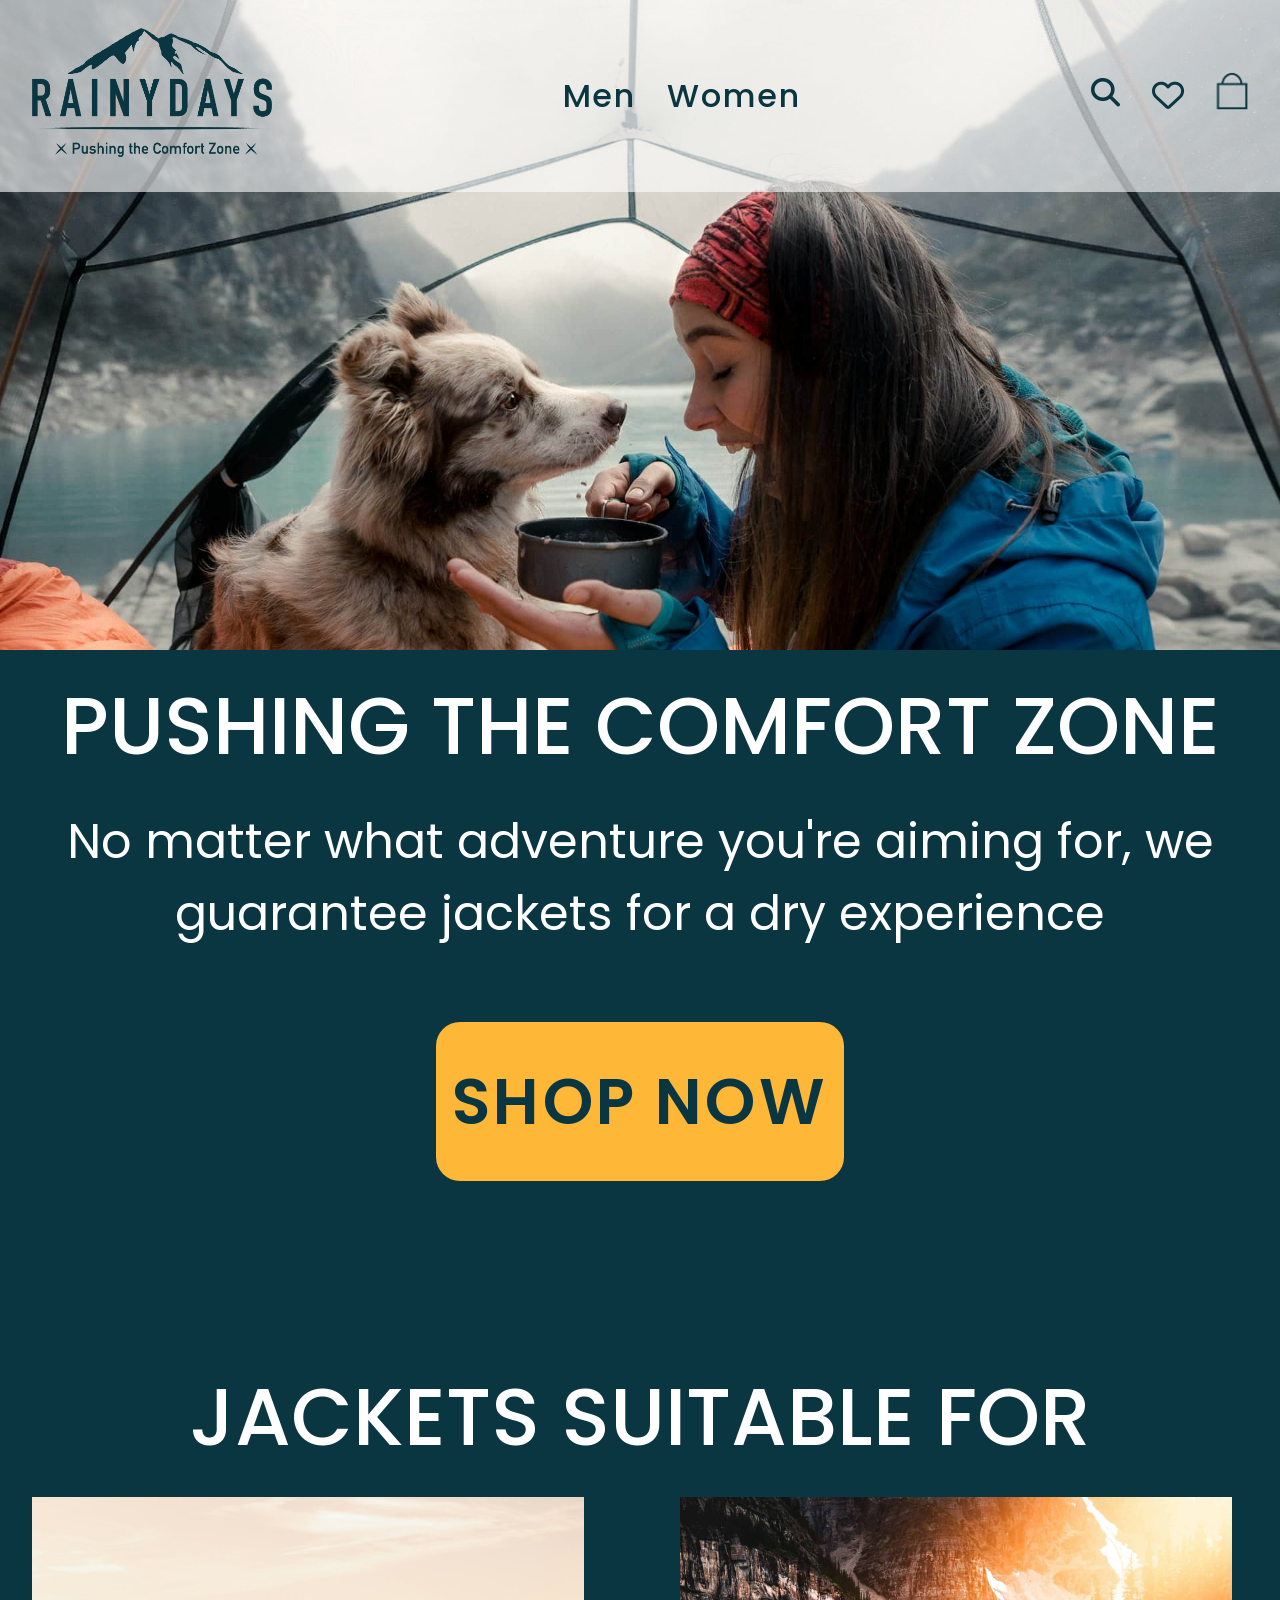
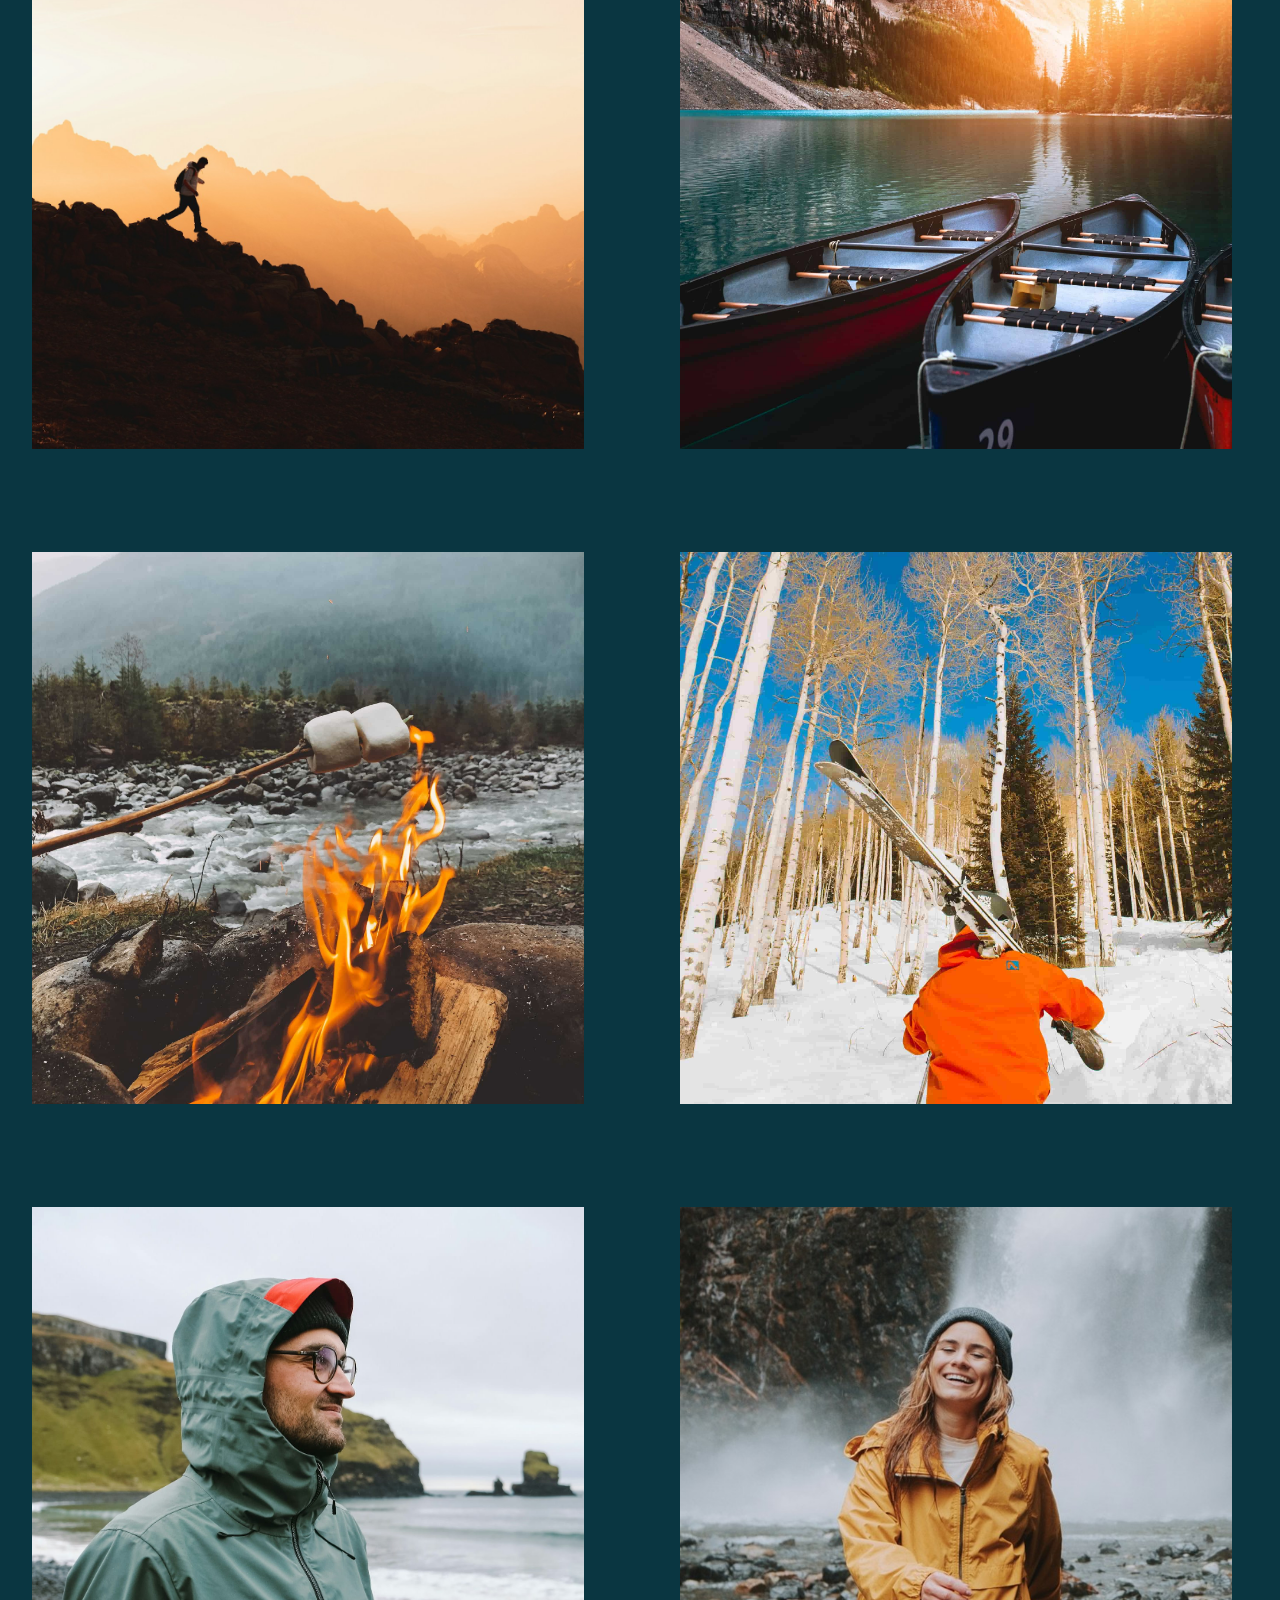
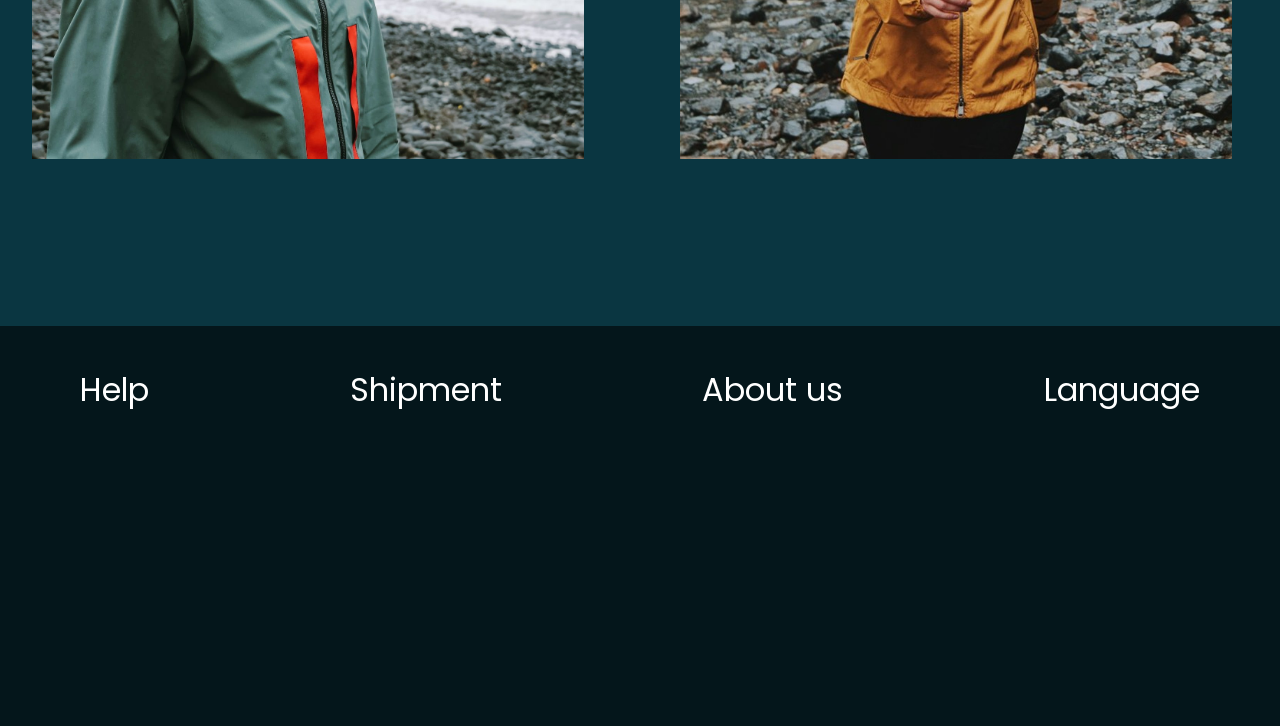
<file: index.html>
<!DOCTYPE html>
<html lang="en">
  <head>
    <meta charset="UTF-8" />
    <meta name="viewport" content="width=device-width, initial-scale=1.0" />
    <meta
      name="description"
      content="No matter what adventure you're aiming for, Rainy Days guarantees a dry experience with our waterproof jackets."
    />
    <title>Rainy Days | Home</title>
    <link rel="stylesheet" href="styles.css" />
    <link
      rel="stylesheet"
      href="https://cdnjs.cloudflare.com/ajax/libs/font-awesome/6.5.0/css/all.min.css"
    />
  </head>
  <body>
    <header>
      <div class="background-image"></div>
      <nav class="navigation">
        <a href="index.html"
          ><img
            src="images/rainy-days-logo.png"
            alt="rainy-days-logo"
            class="logo"
        /></a>
        <div class="genders">
          <a href="men.html" class="men">Men</a>
          <a href="women.html" class="women">Women</a>
        </div>
        <div class="navicons">
          <div class="searchfunction">
            <input type="checkbox" id="checkboxsearch" />
            <input type="search" id="searchbox" />
            <label for="checkboxsearch" class="searchicon"
              ><i class="fa-solid fa-magnifying-glass"></i
            ></label>
          </div>
          <a href="favourites.html" class="heart" title="favourites">
            <i class="fa-regular fa-heart"></i>
          </a>
          <a href="cart.html">
            <img
              src="images/shopping-cart.svg"
              alt="Shopping cart"
              class="cart"
            />
          </a>
        </div>
      </nav>
    </header>
    <main>
      <h1>PUSHING THE COMFORT ZONE</h1>
      <h2>
        No matter what adventure you're aiming for, we guarantee jackets for a
        dry experience
      </h2>
      <a href="#index-gender" class="scroll-button">SHOP NOW</a>
      <h1>JACKETS SUITABLE FOR</h1>
      <div class="activity-images">
        <div class="img-overlay">
          <img
            src="images/hiking.jpg"
            alt="Buy jackets suitable for hiking"
            title="Hiking"
            id="hiking"
          />
          <div class="overlay">
            <p class="jackets-for">Hiking</p>
            <a href="men.html" class="gender-button">Men</a>
            <a href="women.html" class="gender-button">Women</a>
          </div>
        </div>
        <div class="img-overlay">
          <img
            src="images/canoeing.jpg"
            alt="Buy jackets suitable for canoeing"
            title="Canoeing"
            id="canoeing"
          />
          <div class="overlay">
            <p class="jackets-for">Canoeing</p>
            <a href="men.html" class="gender-button">Men</a>
            <a href="women.html" class="gender-button">Women</a>
          </div>
        </div>
        <div class="img-overlay">
          <img
            src="images/camping.jpg"
            alt="Buy jackets suitable for camping"
            title="Camping"
            id="camping"
          />
          <div class="overlay">
            <p class="jackets-for">Camping</p>
            <a href="men.html" class="gender-button">Men</a>
            <a href="women.html" class="gender-button">Women</a>
          </div>
        </div>
        <div class="img-overlay">
          <img
            src="images/skiing.jpg"
            alt="Buy jackets suitable for skiing"
            title="Skiing"
            id="skiing"
          />
          <div class="overlay">
            <p class="jackets-for">Skiing</p>
            <a href="men.html" class="gender-button">Men</a>
            <a href="women.html" class="gender-button">Women</a>
          </div>
        </div>
        <div class="img-overlay">
          <img
            src="images/men.jpg"
            alt="Buy jackets for men"
            title="Men's jackets"
            id="men"
          />
          <div class="overlay" id="index-gender">
            <p class="jackets-for-gender">Men</p>
            <a href="men.html" class="shop-button-smaller">SHOP NOW</a>
          </div>
        </div>
        <div class="img-overlay">
          <img
            src="images/women.jpg"
            alt="Buy jackets for women"
            title="Women's jackets"
            id="women"
          />
          <div class="overlay">
            <p class="jackets-for-gender">Women</p>
            <a href="women.html" class="shop-button-smaller">SHOP NOW</a>
          </div>
        </div>
      </div>
    </main>
    <footer>
      <section class="footer-nav">
        <a href="help.html" class="footer-links">Help</a>
        <a href="shipment.html" class="footer-links">Shipment</a>
        <a href="about-us.html" class="footer-links">About us</a>
        <a href="language.html" class="footer-links">Language</a>
      </section>
    </footer>
  </body>
</html>
</file>
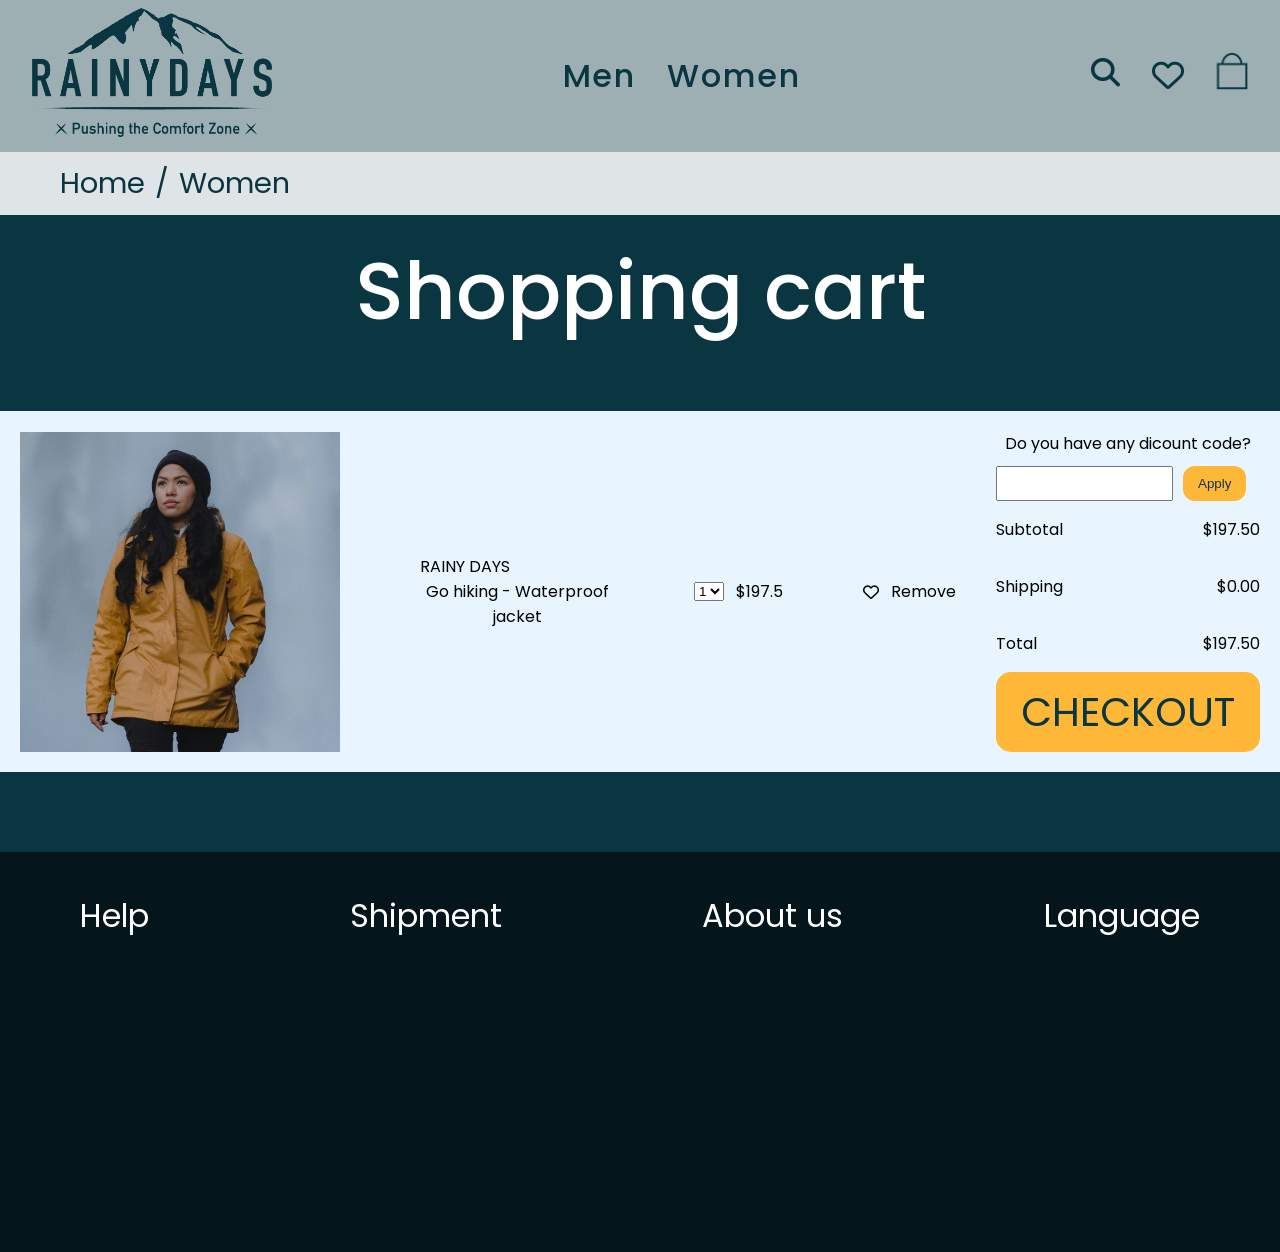
<file: cart.html>
<!DOCTYPE html>
<html lang="en">
  <head>
    <meta charset="UTF-8" />
    <meta name="viewport" content="width=device-width initial-scale=1.0" />
    <meta name="description" content="Your jacket is added to cart." />
    <title>Rainy Days | Cart</title>
    <link rel="stylesheet" href="styles.css" />
    <link
      rel="stylesheet"
      href="https://cdnjs.cloudflare.com/ajax/libs/font-awesome/6.5.0/css/all.min.css"
    />
  </head>
  <body>
    <header>
      <nav class="navigation-rest">
        <a href="index.html"
          ><img
            src="images/rainy-days-logo.png"
            alt="rainy-days-logo"
            class="logo"
        /></a>
        <div class="genders">
          <a href="men.html" class="men">Men</a>
          <a href="women.html" class="women">Women</a>
        </div>
        <div class="navicons">
          <div class="searchfunction">
            <input type="checkbox" id="checkboxsearch" />
            <input type="search" id="searchbox" />
            <label for="checkboxsearch" class="searchicon"
              ><i class="fa-solid fa-magnifying-glass"></i
            ></label>
          </div>
          <a href="favourites.html" class="heart" title="favourites">
            <i class="fa-regular fa-heart"></i>
          </a>
          <a href="cart.html">
            <img
              src="images/shopping-cart.svg"
              alt="Shopping cart"
              class="cart"
            />
          </a>
        </div>
      </nav>
      <div class="breadcrumbs">
        <a href="index.html">Home</a>
        <span>/</span>
        <a href="women.html">Women</a>
      </div>
    </header>
    <main>
      <h1 class="header-cart">Shopping cart</h1>
      <div class="whole-cart">
        <div class="cart-product">
          <img
            src="images/yellow-hiking.jpg"
            alt="waterproof-jacket"
            class="cart-image"
          />
          <div class="cart-text">
            <p>RAINY DAYS</p>
            <p>Go hiking - Waterproof jacket</p>
          </div>
          <div class="number-price">
            <select name="number" id="number">
              <option value="1">1</option>
              <option value="2">2</option>
              <option value="3">3</option>
              <option value="4">4</option>
              <option value="5">5</option>
            </select>
            <p>$197.5</p>
          </div>
          <div class="favourite-remove">
            <i class="fa-regular fa-heart"></i>
            <p>Remove</p>
          </div>
        </div>
        <div class="move-to-checkout">
          <div class="discount-container">
            <label for="discount-code">Do you have any dicount code?</label>
            <div class="disc">
              <input type="text" name="discount-code" id="discount-code" />
              <button class="apply-button">Apply</button>
            </div>
          </div>
          <div class="subtotal">
            <p>Subtotal</p>
            <p>$197.50</p>
          </div>
          <div class="shipping">
            <p>Shipping</p>
            <p>$0.00</p>
          </div>
          <div class="total">
            <p>Total</p>
            <p>$197.50</p>
          </div>
          <a href="checkout.html" class="button-checkout">CHECKOUT</a>
        </div>
      </div>
    </main>
    <footer>
      <section class="footer-nav">
        <a href="help.html" class="footer-links">Help</a>
        <a href="shipment.html" class="footer-links">Shipment</a>
        <a href="about-us.html" class="footer-links">About us</a>
        <a href="language.html" class="footer-links">Language</a>
      </section>
    </footer>
  </body>
</html>
</file>
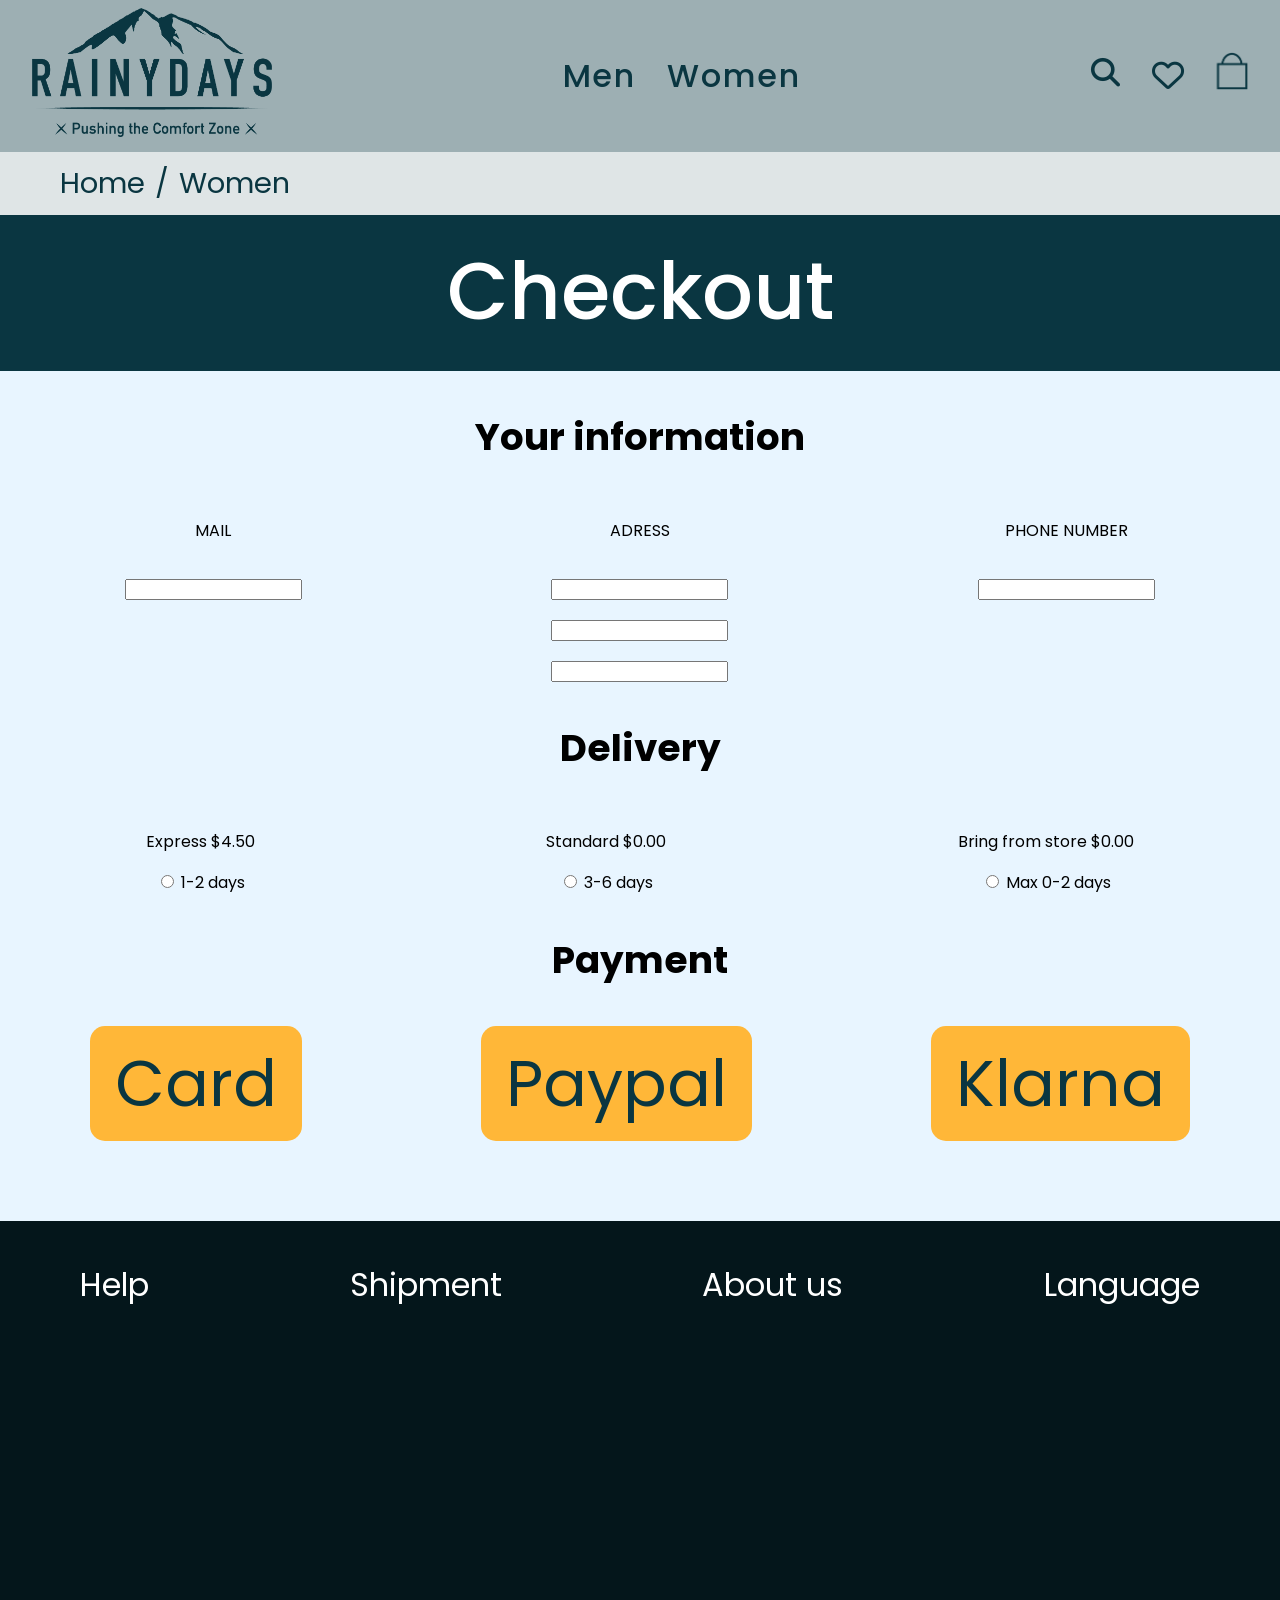
<file: checkout.html>
<!DOCTYPE html>
<html lang="en">
  <head>
    <meta charset="UTF-8" />
    <meta name="viewport" content="width=device-width, initial-scale=1.0" />
    <meta
      name="description"
      content="Almost there. Please fill in your information."
    />
    <title>Rainy Days | Checkout</title>
    <link rel="stylesheet" href="styles.css" />
    <link
      rel="stylesheet"
      href="https://cdnjs.cloudflare.com/ajax/libs/font-awesome/6.5.0/css/all.min.css"
    />
  </head>
  <body>
    <header>
      <nav class="navigation-rest">
        <a href="index.html"
          ><img
            src="images/rainy-days-logo.png"
            alt="rainy-days-logo"
            class="logo"
        /></a>
        <div class="genders">
          <a href="men.html" class="men">Men</a>
          <a href="women.html" class="women">Women</a>
        </div>
        <div class="navicons">
          <div class="searchfunction">
            <input type="checkbox" id="checkboxsearch" />
            <input type="search" id="searchbox" />
            <label for="checkboxsearch" class="searchicon"
              ><i class="fa-solid fa-magnifying-glass"></i
            ></label>
          </div>
          <a href="favourites.html" class="heart" title="favourites">
            <i class="fa-regular fa-heart"></i>
          </a>
          <a href="cart.html">
            <img
              src="images/shopping-cart.svg"
              alt="Shopping cart"
              class="cart"
            />
          </a>
        </div>
      </nav>
      <div class="breadcrumbs">
        <a href="index.html">Home</a>
        <span>/</span>
        <a href="women.html">Women</a>
      </div>
    </header>
    <main>
      <h1>Checkout</h1>
      <div class="checkout-main">
        <div class="checkout-header">
          <h3>Your information</h3>
        </div>
        <div class="your-information">
          <div class="email-information">
            <p>MAIL</p>
            <input type="email" name="email" id="your-info-box" />
          </div>
          <div class="adress-information">
            <p>ADRESS</p>
            <input type="text" name="your-full-name" id="your-info-box" />
            <input type="text" name="street-adress" id="your-info-box" />
            <input type="text" name="city" id="your-info-box" />
          </div>
          <div class="phone-number-information">
            <p>PHONE NUMBER</p>
            <input type="tel" name="phone" id="your-info-box" />
          </div>
        </div>
        <div class="checkout-header">
          <h3>Delivery</h3>
        </div>
        <div class="delivery-container">
          <div class="express-container">
            <p>Express $4.50</p>
            <input
              type="radio"
              name="delivery"
              value="1-2"
              id="delivery-express"
            />
            <label for="delivery-express">1-2 days</label>
          </div>
          <div class="standard-container">
            <p>Standard $0.00</p>
            <input
              type="radio"
              name="delivery"
              value="3-6"
              id="delivery-standard"
            />
            <label for="delivery-express">3-6 days</label>
          </div>
          <div class="from-store-container">
            <p>Bring from store $0.00</p>
            <input
              type="radio"
              name="delivery"
              value="0-2"
              id="delivery-from-store"
            />
            <label for="delivery-from-store">Max 0-2 days</label>
          </div>
        </div>
        <div class="checkout-header">
          <h3>Payment</h3>
        </div>
        <div class="payment-container">
          <a href="order-details.html" class="pay-button">Card</a>
          <a href="order-details.html" class="pay-button">Paypal</a>
          <a href="order-details.html" class="pay-button">Klarna</a>
        </div>
      </div>
    </main>
    <footer>
      <section class="footer-nav">
        <a href="help.html" class="footer-links">Help</a>
        <a href="shipment.html" class="footer-links">Shipment</a>
        <a href="about-us.html" class="footer-links">About us</a>
        <a href="language.html" class="footer-links">Language</a>
      </section>
    </footer>
  </body>
</html>
</file>
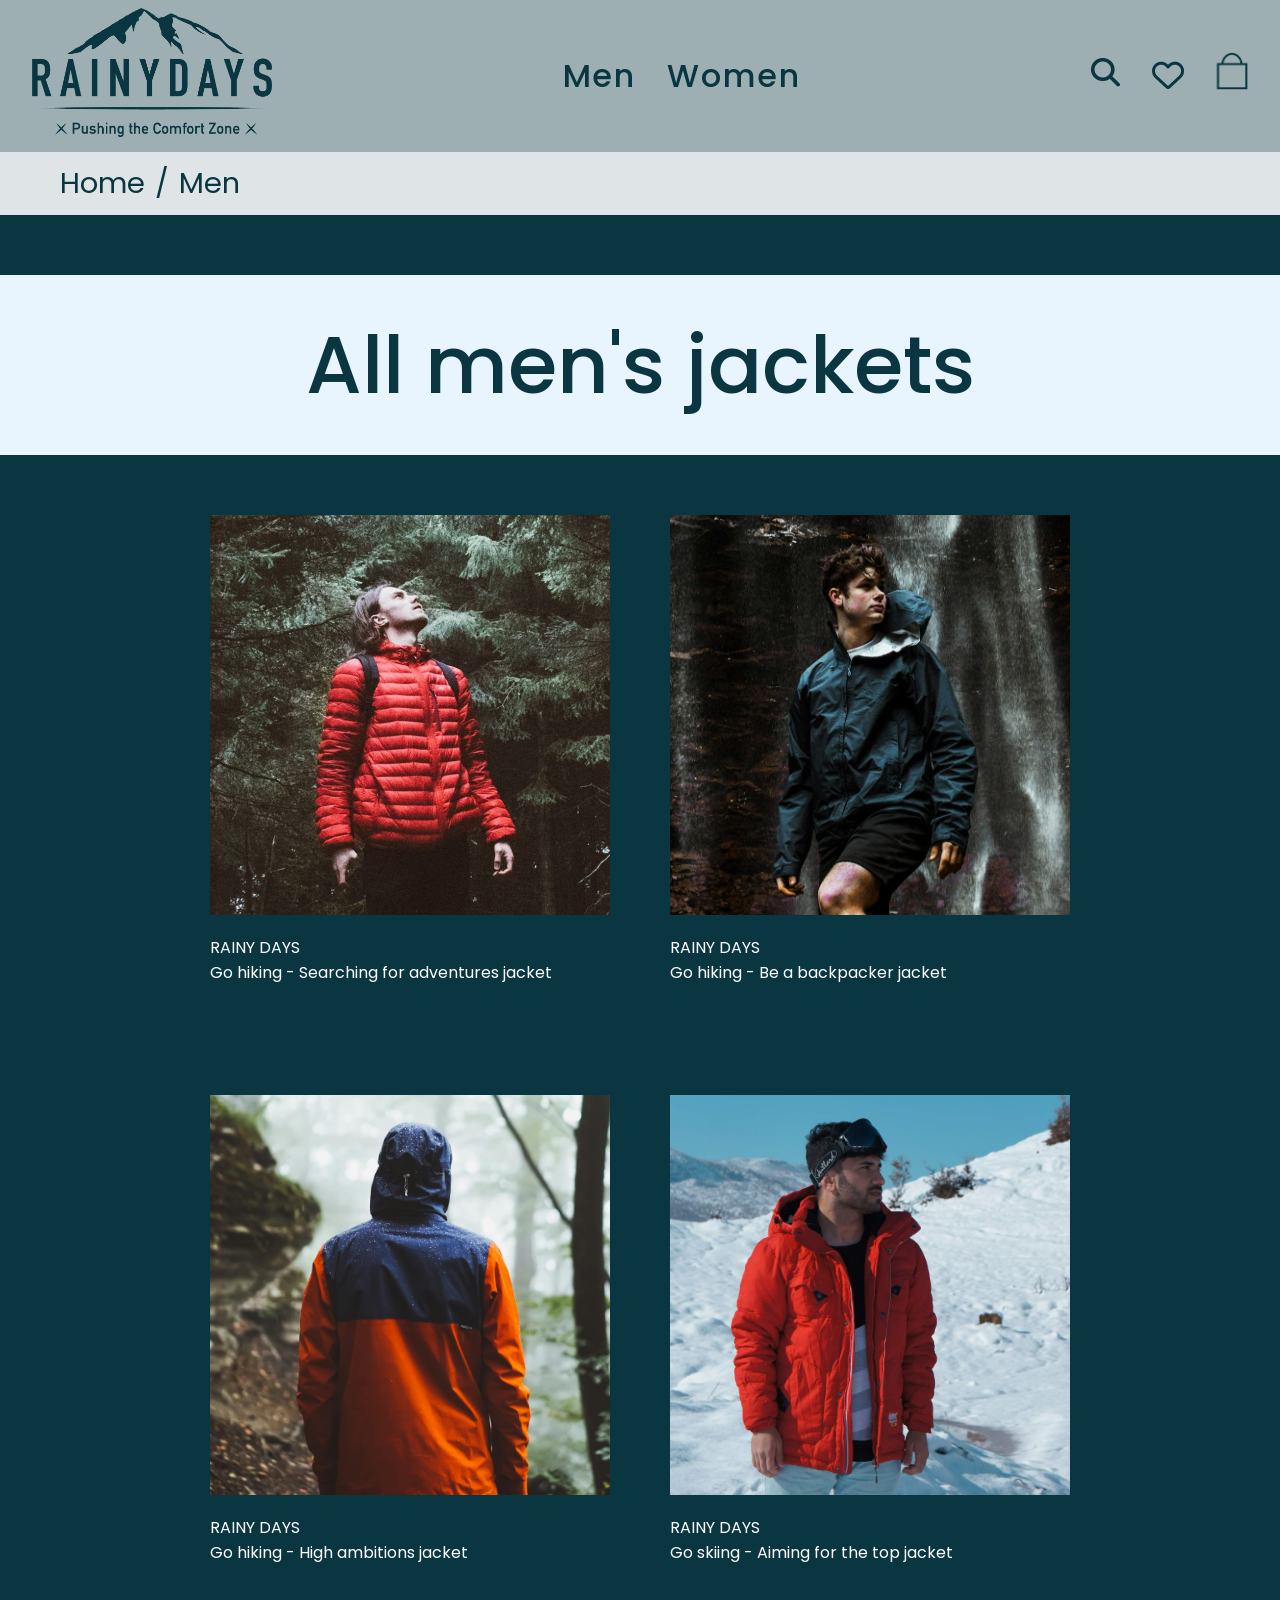
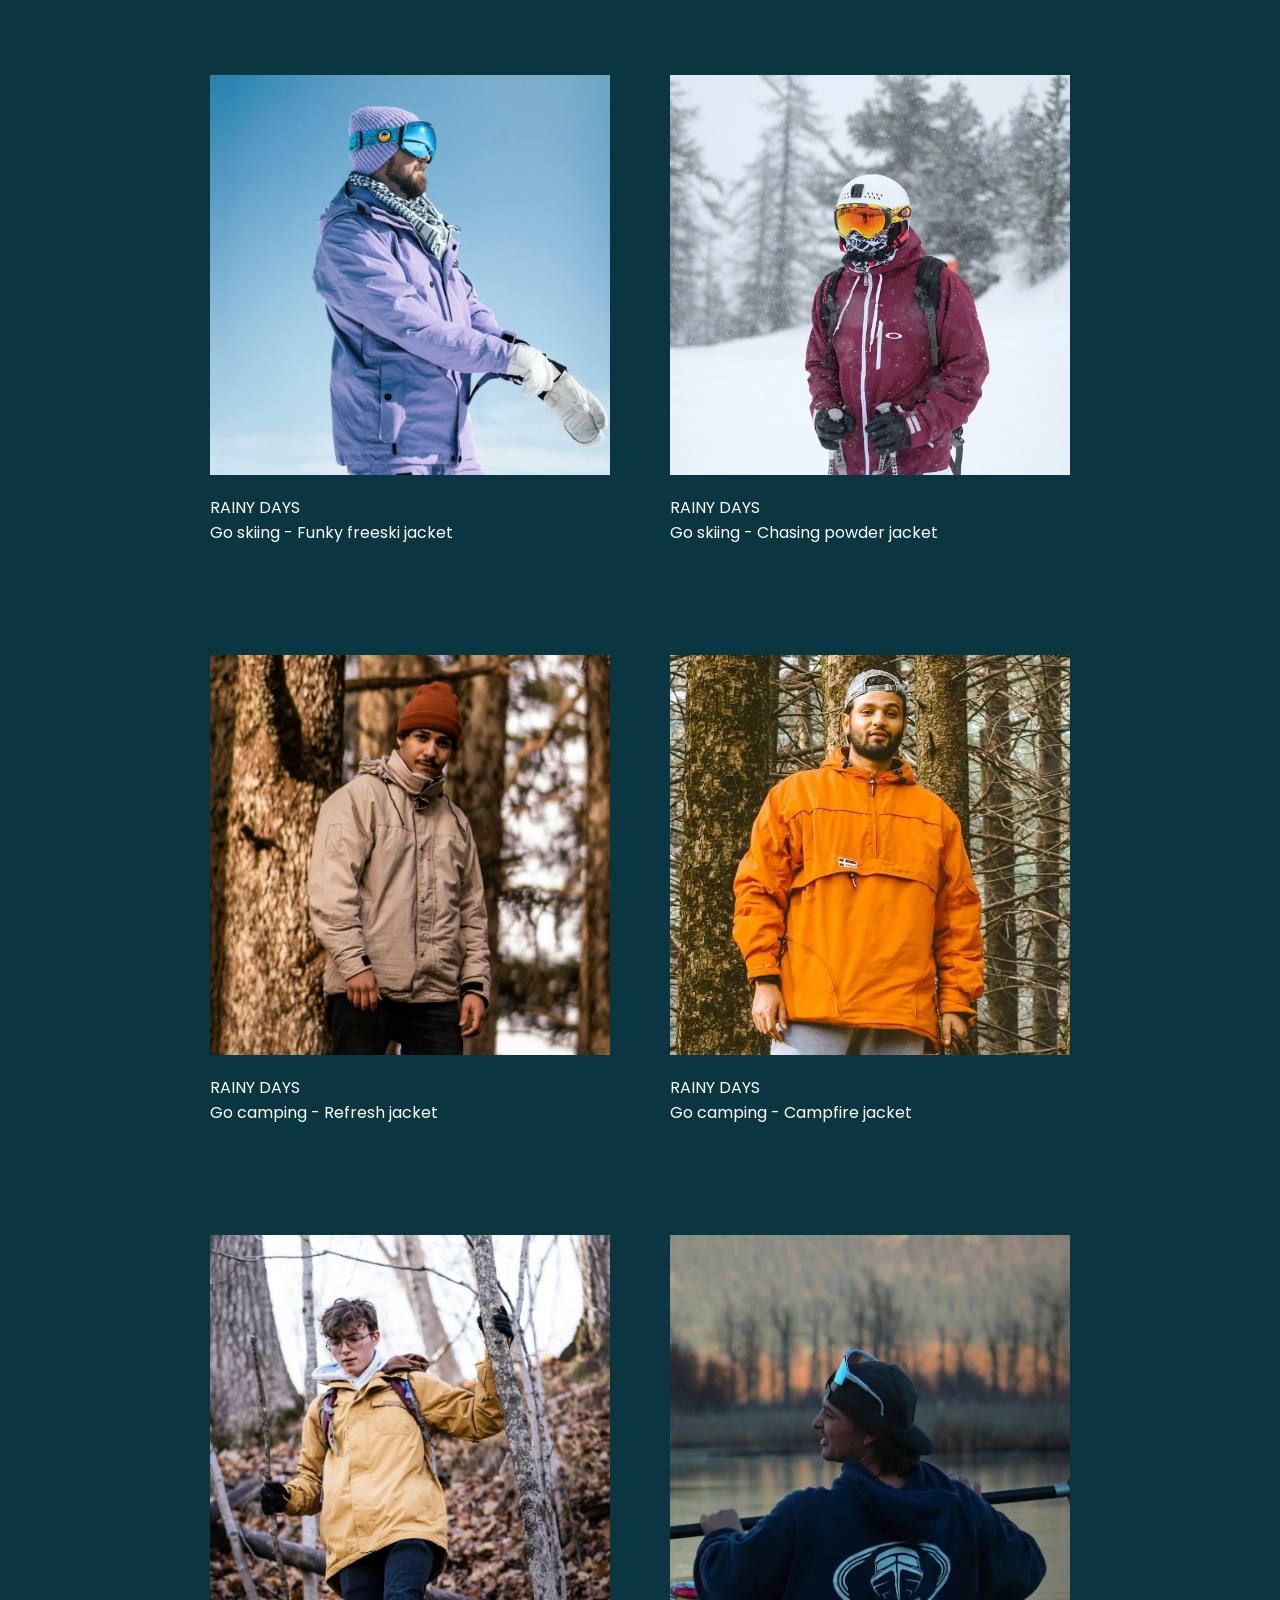
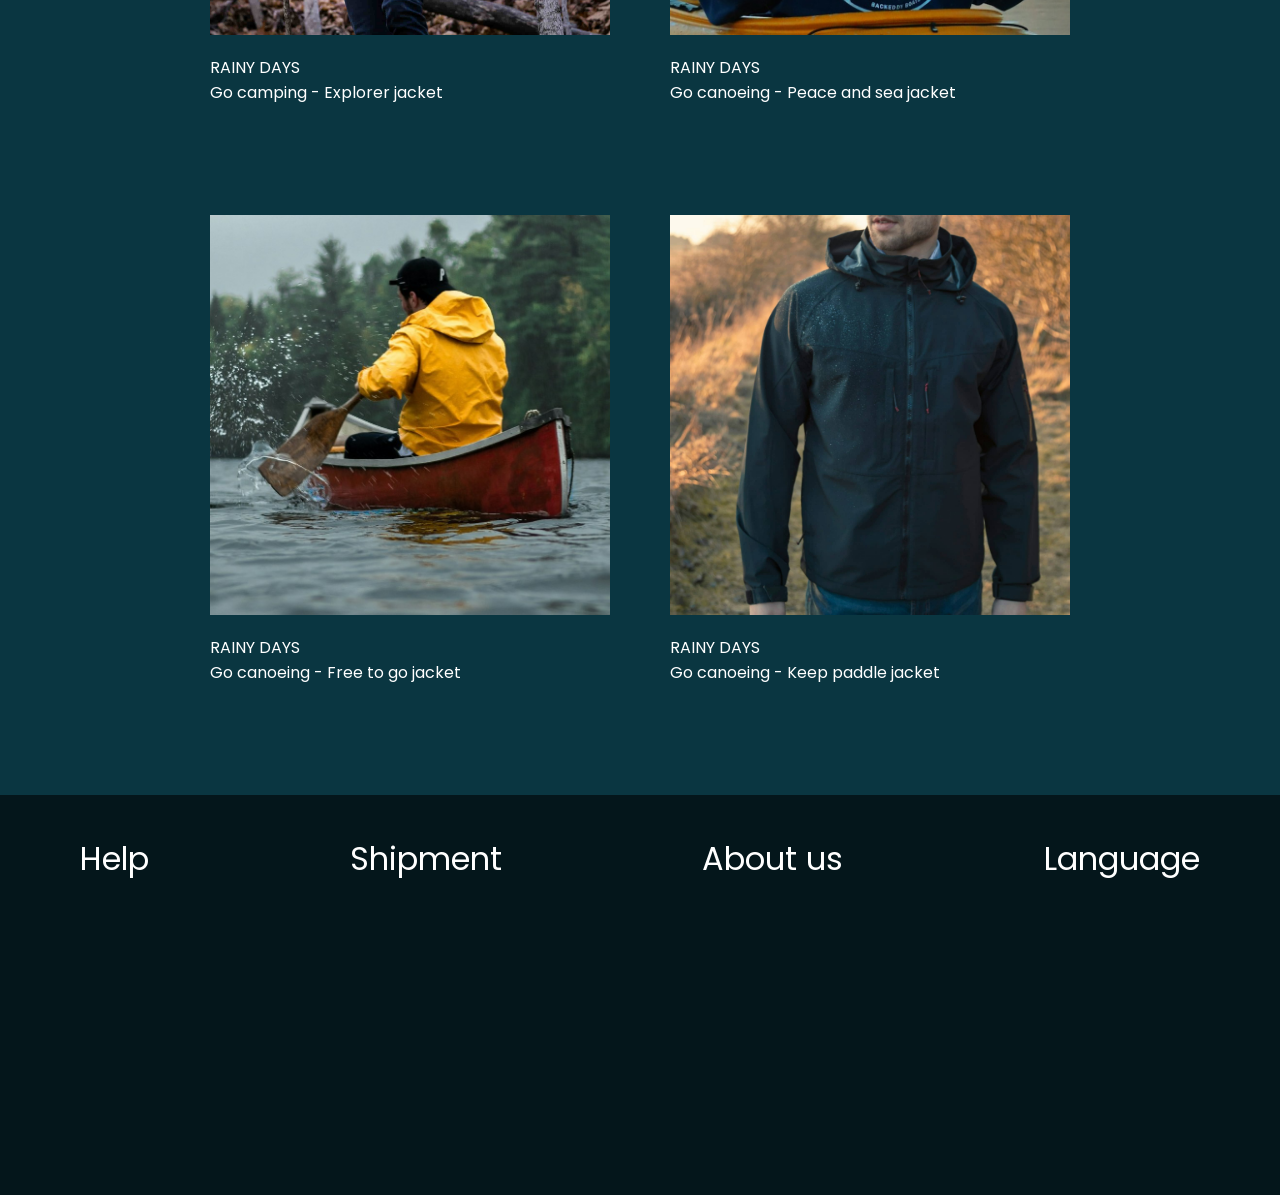
<file: men.html>
<!DOCTYPE html>
<html lang="en">
  <head>
    <meta charset="UTF-8" />
    <meta name="viewport" content="width=device-width initial-scale=1.0" />
    <meta
      name="description"
      content="We have plenty of jackets for men, no matter adventure, style and preference."
    />
    <title>Rainy Days | Men</title>
    <link rel="stylesheet" href="styles.css" />
    <link
      rel="stylesheet"
      href="https://cdnjs.cloudflare.com/ajax/libs/font-awesome/6.5.0/css/all.min.css"
    />
  </head>
  <body>
    <header>
      <nav class="navigation-rest">
        <a href="index.html"
          ><img
            src="images/rainy-days-logo.png"
            alt="rainy-days-logo"
            class="logo"
        /></a>
        <div class="genders">
          <a href="men.html" class="men">Men</a>
          <a href="women.html" class="women">Women</a>
        </div>
        <div class="navicons">
          <div class="searchfunction">
            <input type="checkbox" id="checkboxsearch" />
            <input type="search" id="searchbox" />
            <label for="checkboxsearch" class="searchicon"
              ><i class="fa-solid fa-magnifying-glass"></i
            ></label>
          </div>
          <a href="favourites.html" class="heart" title="favourites">
            <i class="fa-regular fa-heart"></i>
          </a>
          <a href="cart.html">
            <img
              src="images/shopping-cart.svg"
              alt="Shopping cart"
              class="cart"
            />
          </a>
        </div>
      </nav>
      <div class="breadcrumbs">
        <a href="index.html">Home</a>
        <span>/</span>
        <a href="men.html">Men</a>
      </div>
    </header>
    <main>
      <h1 class="banner">All men's jackets</h1>
      <div class="product-pictures">
        <div class="product-card">
          <div class="picture-layer">
            <img
              src="images/go-hiking-sea.jpg"
              alt="Go hiking - searching adventures jacket"
              title="Searching Adventures"
              id="hike-red"
            />
            <div class="layer">
              <p id="price">197.5</p>
              <a href="under-construction.html" class="view-button">VIEW</a>
            </div>
          </div>
          <div class="product-text">
            <p>RAINY DAYS</p>
            <p>Go hiking - Searching for adventures jacket</p>
          </div>
        </div>
        <div class="product-card">
          <div class="picture-layer">
            <img
              src="images/black-hiking.jpg"
              alt="Go hiking - Be a backpacker jacket"
              title="Be a backpacker"
              id="hike-black"
            />
            <div class="layer">
              <p id="price">197.5</p>
              <a href="under-construction.html" class="view-button">VIEW</a>
            </div>
          </div>
          <div class="product-text">
            <p>RAINY DAYS</p>
            <p>Go hiking - Be a backpacker jacket</p>
          </div>
        </div>
        <div class="product-card">
          <div class="picture-layer">
            <img
              src="images/hiking-orange.jpg"
              alt="Go hiking - High ambitions jacket"
              title="High ambitions"
              id="hike-orange"
            />
            <div class="layer">
              <p id="price">197.5</p>
              <a href="under-construction.html" class="view-button">VIEW</a>
            </div>
          </div>
          <div class="product-text">
            <p>RAINY DAYS</p>
            <p>Go hiking - High ambitions jacket</p>
          </div>
        </div>
        <div class="product-card">
          <div class="picture-layer">
            <img
              src="images/skiing-red.jpg"
              alt="Go skiing - Aiming for the top jacket"
              title="Aiming for the top"
              id="ski-red"
            />
            <div class="layer">
              <p id="price">197.5</p>
              <a href="under-construction.html" class="view-button">VIEW</a>
            </div>
          </div>
          <div class="product-text">
            <p>RAINY DAYS</p>
            <p>Go skiing - Aiming for the top jacket</p>
          </div>
        </div>
        <div class="product-card">
          <div class="picture-layer">
            <img
              src="images/skiing-violet.jpg"
              alt="Go skiing - Funky freeski jacket"
              title="Funky freeski"
              id="ski-violet"
            />
            <div class="layer">
              <p id="price">197.5</p>
              <a href="under-construction.html" class="view-button">VIEW</a>
            </div>
          </div>
          <div class="product-text">
            <p>RAINY DAYS</p>
            <p>Go skiing - Funky freeski jacket</p>
          </div>
        </div>
        <div class="product-card">
          <div class="picture-layer">
            <img
              src="images/skiing-burgundur.jpg"
              alt="Go skiing - Chasing powder jacket"
              title="Chasing powder"
              id="ski-burgundur"
            />
            <div class="layer">
              <p id="price">197.5</p>
              <a href="under-construction.html" class="view-button">VIEW</a>
            </div>
          </div>
          <div class="product-text">
            <p>RAINY DAYS</p>
            <p>Go skiing - Chasing powder jacket</p>
          </div>
        </div>
        <div class="product-card">
          <div class="picture-layer">
            <img
              src="images/camping-beige.jpg"
              alt="Go camping - Refresh jacket"
              title="Refresh"
              id="camp-beige"
            />
            <div class="layer">
              <p id="price">197.5</p>
              <a href="under-construction.html" class="view-button">VIEW</a>
            </div>
          </div>
          <div class="product-text">
            <p>RAINY DAYS</p>
            <p>Go camping - Refresh jacket</p>
          </div>
        </div>
        <div class="product-card">
          <div class="picture-layer">
            <img
              src="images/camping-orange.jpg"
              alt="Go camping - Campfire jacket"
              title="Campfire"
              id="camp-orange"
            />
            <div class="layer">
              <p id="price">197.5</p>
              <a href="under-construction.html" class="view-button">VIEW</a>
            </div>
          </div>
          <div class="product-text">
            <p>RAINY DAYS</p>
            <p>Go camping - Campfire jacket</p>
          </div>
        </div>
        <div class="product-card">
          <div class="picture-layer">
            <img
              src="images/camping-yellow.jpg"
              alt="Go camping - Explorer jacket"
              title="Explorer"
              id="camp-yellow"
            />
            <div class="layer">
              <p id="price">197.5</p>
              <a href="under-construction.html" class="view-button">VIEW</a>
            </div>
          </div>
          <div class="product-text">
            <p>RAINY DAYS</p>
            <p>Go camping - Explorer jacket</p>
          </div>
        </div>
        <div class="product-card">
          <div class="picture-layer">
            <img
              src="images/canoeing-blue.jpg"
              alt="Go canoeing - Peace and sea jacket"
              title="Peace and sea"
              id="canoe-blue"
            />
            <div class="layer">
              <p id="price">197.5</p>
              <a href="under-construction.html" class="view-button">VIEW</a>
            </div>
          </div>
          <div class="product-text">
            <p>RAINY DAYS</p>
            <p>Go canoeing - Peace and sea jacket</p>
          </div>
        </div>
        <div class="product-card">
          <div class="picture-layer">
            <img
              src="images/canoeing-yellow.jpg"
              alt="Go canoeing - Free to go jacket"
              title="Free to go"
              id="canoe-yellow"
            />
            <div class="layer">
              <p id="price">197.5</p>
              <a href="under-construction.html" class="view-button">VIEW</a>
            </div>
          </div>
          <div class="product-text">
            <p>RAINY DAYS</p>
            <p>Go canoeing - Free to go jacket</p>
          </div>
        </div>
        <div class="product-card">
          <div class="picture-layer">
            <img
              src="images/canoeing-black.jpg"
              alt="Go canoeing - Keep paddle jacket"
              title="Keep paddle"
              id="canoe-black"
            />
            <div class="layer">
              <p id="price">197.5</p>
              <a href="under-construction.html" class="view-button">VIEW</a>
            </div>
          </div>
          <div class="product-text">
            <p>RAINY DAYS</p>
            <p>Go canoeing - Keep paddle jacket</p>
          </div>
        </div>
      </div>
    </main>
    <footer>
      <section class="footer-nav">
        <a href="help.html" class="footer-links">Help</a>
        <a href="shipment.html" class="footer-links">Shipment</a>
        <a href="about-us.html" class="footer-links">About us</a>
        <a href="language.html" class="footer-links">Language</a>
      </section>
    </footer>
  </body>
</html>
</file>
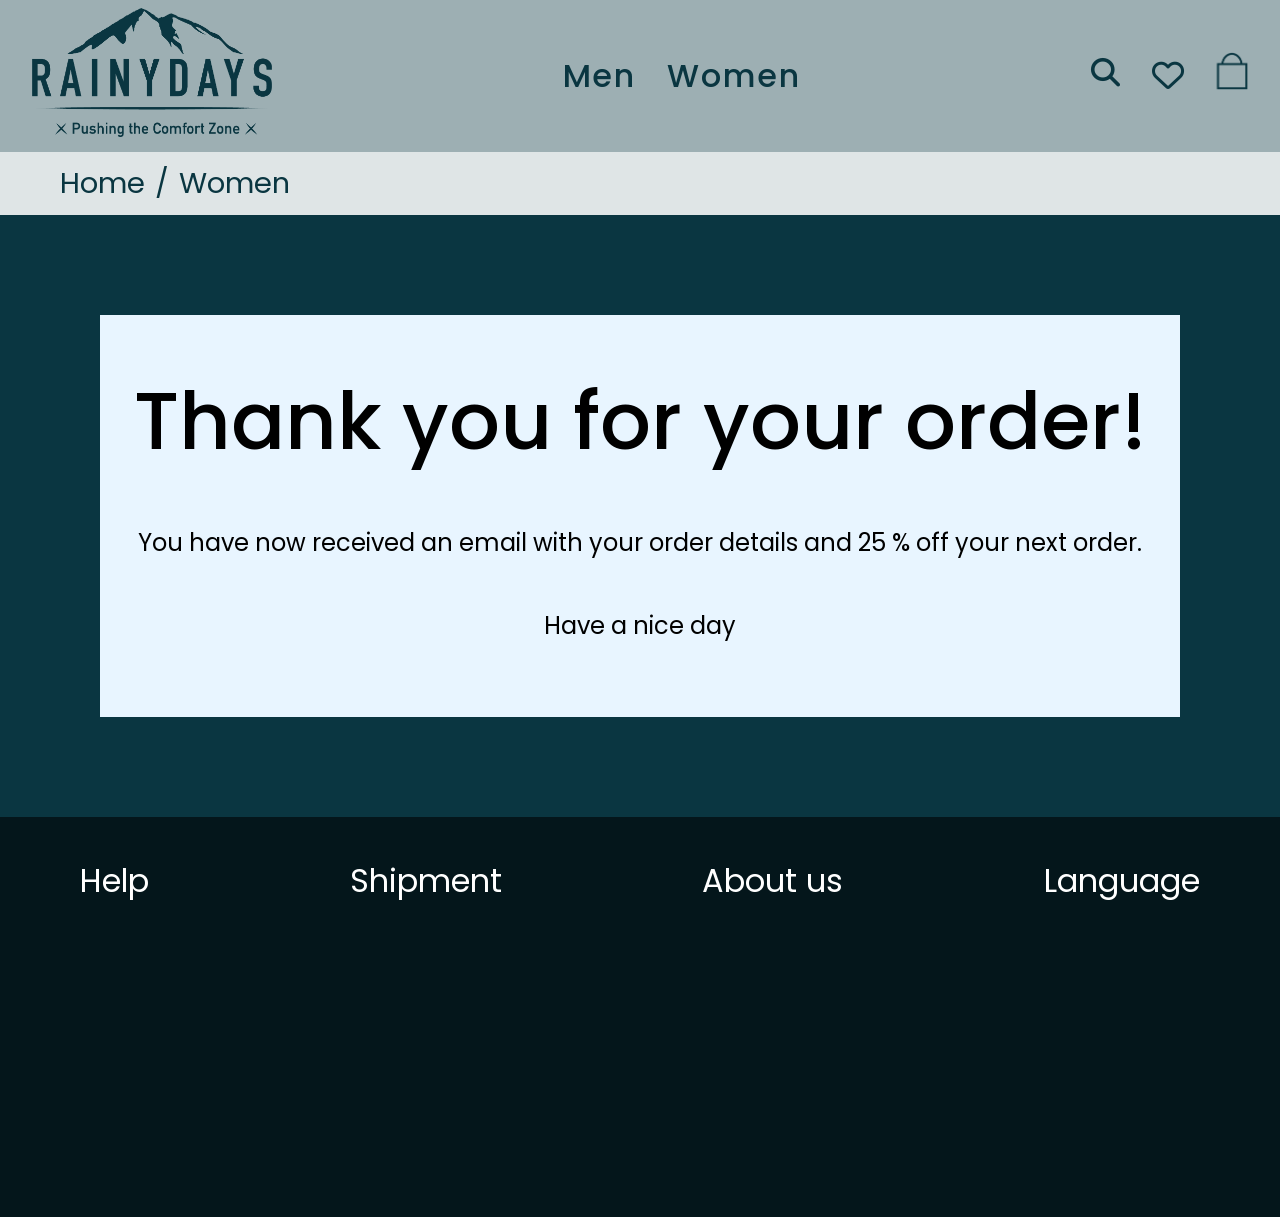
<file: order-details.html>
<!DOCTYPE html>
<html lang="en">
  <head>
    <meta charset="UTF-8" />
    <meta name="viewport" content="width=device-width, initial-scale=1.0" />
    <meta name="description" content="Thanks for your order." />
    <title>Rainy Days | Order details</title>
    <link rel="stylesheet" href="styles.css" />
    <link
      rel="stylesheet"
      href="https://cdnjs.cloudflare.com/ajax/libs/font-awesome/6.5.0/css/all.min.css"
    />
  </head>
  <body>
    <header>
      <nav class="navigation-rest">
        <a href="index.html"
          ><img
            src="images/rainy-days-logo.png"
            alt="rainy-days-logo"
            class="logo"
        /></a>
        <div class="genders">
          <a href="men.html" class="men">Men</a>
          <a href="women.html" class="women">Women</a>
        </div>
        <div class="navicons">
          <div class="searchfunction">
            <input type="checkbox" id="checkboxsearch" />
            <input type="search" id="searchbox" />
            <label for="checkboxsearch" class="searchicon"
              ><i class="fa-solid fa-magnifying-glass"></i
            ></label>
          </div>
          <a href="favourites.html" class="heart" title="favourites">
            <i class="fa-regular fa-heart"></i>
          </a>
          <a href="cart.html">
            <img
              src="images/shopping-cart.svg"
              alt="Shopping cart"
              class="cart"
            />
          </a>
        </div>
      </nav>
      <div class="breadcrumbs">
        <a href="index.html">Home</a>
        <span>/</span>
        <a href="women.html">Women</a>
      </div>
    </header>
    <main>
      <div class="final-info">
        <h1 class="final-header">Thank you for your order!</h1>
        <p>
          You have now received an email with your order details and 25 % off
          your next order.
        </p>
        <p>Have a nice day</p>
      </div>
    </main>
    <footer>
      <section class="footer-nav">
        <a href="help.html" class="footer-links">Help</a>
        <a href="shipment.html" class="footer-links">Shipment</a>
        <a href="about-us.html" class="footer-links">About us</a>
        <a href="language.html" class="footer-links">Language</a>
      </section>
    </footer>
  </body>
</html>
</file>
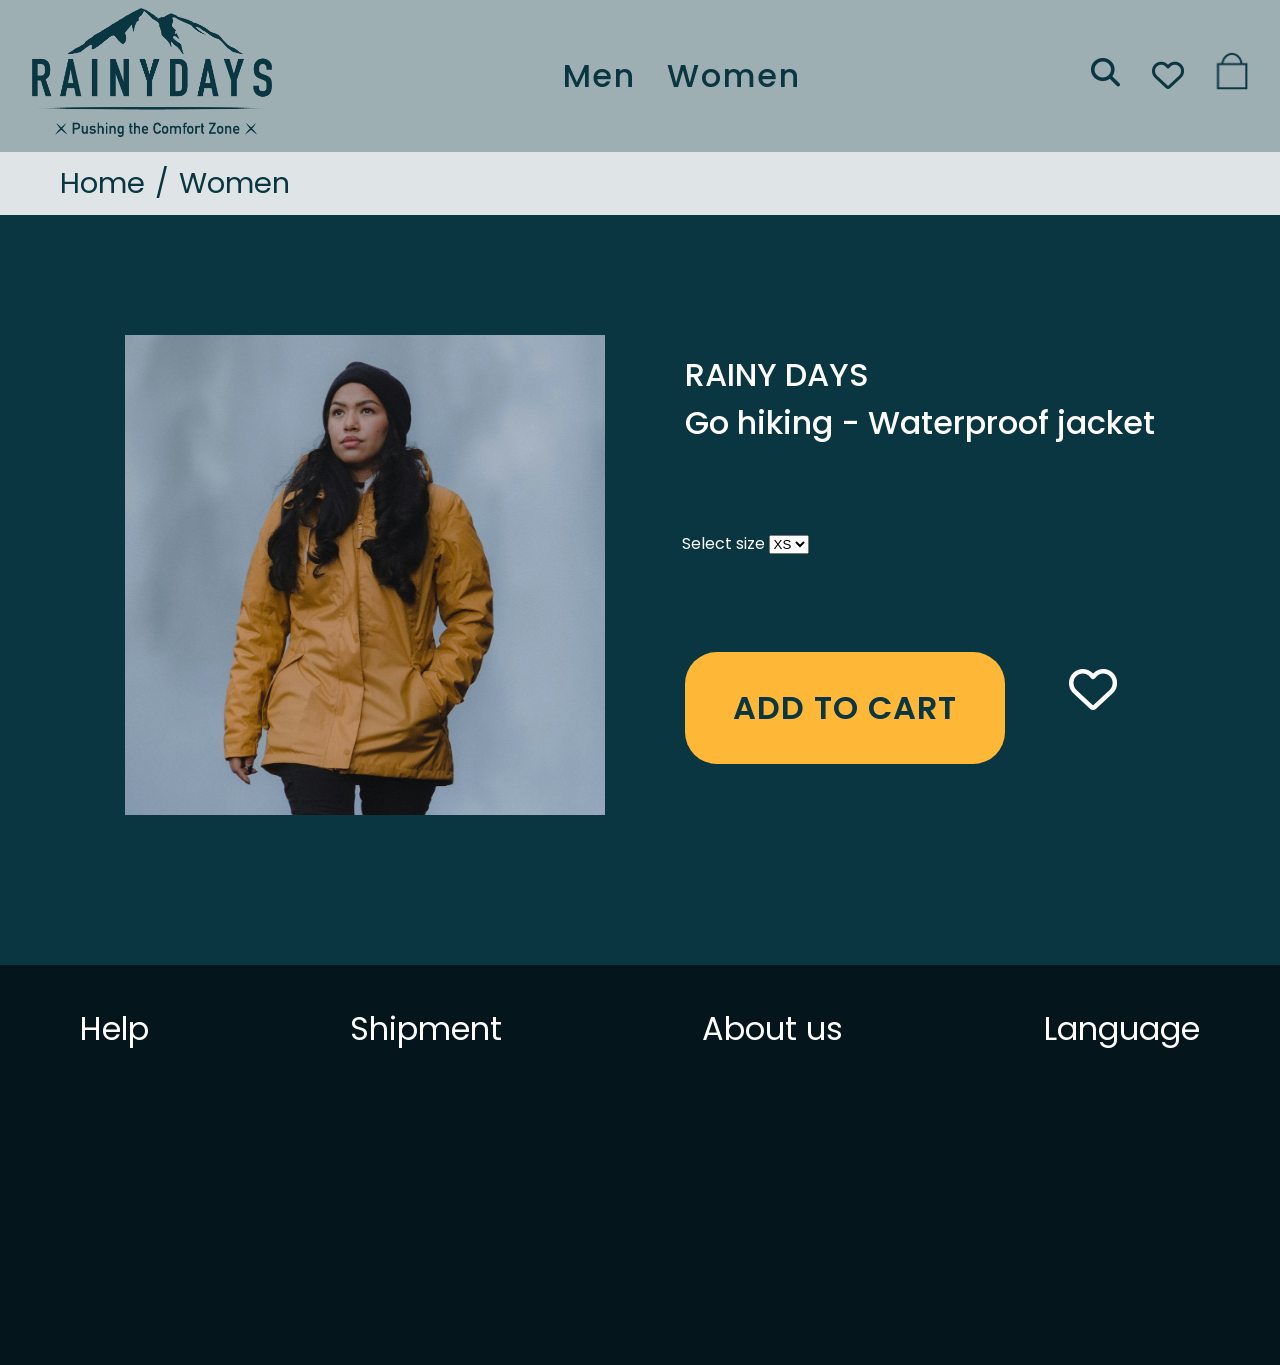
<file: product-details.html>
<!DOCTYPE html>
<html lang="en">
  <head>
    <meta charset="UTF-8" />
    <meta name="viewport" content="width=device-width initial-scale=1.0" />
    <meta
      name="description"
      content="Go hiking - Waterproof jacket is perfect for hikes in rainy weather. This jacket is 100 % water resistent, and we can guarantee that it will keep you dry in any weather. Buy now and get ready to push your comfort zone."
    />
    <title>Rainy Days | Product details</title>
    <link rel="stylesheet" href="styles.css" />
    <link
      rel="stylesheet"
      href="https://cdnjs.cloudflare.com/ajax/libs/font-awesome/6.5.0/css/all.min.css"
    />
  </head>
  <body>
    <header>
      <nav class="navigation-rest">
        <a href="index.html"
          ><img
            src="images/rainy-days-logo.png"
            alt="rainy-days-logo"
            class="logo"
        /></a>
        <div class="genders">
          <a href="men.html" class="men">Men</a>
          <a href="women.html" class="women">Women</a>
        </div>
        <div class="navicons">
          <div class="searchfunction">
            <input type="checkbox" id="checkboxsearch" />
            <input type="search" id="searchbox" />
            <label for="checkboxsearch" class="searchicon"
              ><i class="fa-solid fa-magnifying-glass"></i
            ></label>
          </div>
          <a href="favourites.html" class="heart" title="favourites">
            <i class="fa-regular fa-heart"></i>
          </a>
          <a href="cart.html">
            <img
              src="images/shopping-cart.svg"
              alt="Shopping cart"
              class="cart"
            />
          </a>
        </div>
      </nav>
      <div class="breadcrumbs">
        <a href="index.html">Home</a>
        <span>/</span>
        <a href="women.html">Women</a>
      </div>
    </header>
    <main class="main-product">
      <div class="jacket-container">
        <img
          src="images/yellow-hiking.jpg"
          alt="Go hiking - Waterproof jacket"
          class="waterproof-jacket"
        />
        <div class="rest">
          <h1 class="details-text">
            <p>RAINY DAYS</p>
            <p>Go hiking - Waterproof jacket</p>
          </h1>
          <div class="size-selector">
            <label for="size">Select size</label>
            <select name="size" id="size">
              <option value="xs">XS</option>
              <option value="s">S</option>
              <option value="m">M</option>
              <option value="l">L</option>
              <option value="xl">XL</option>
            </select>
          </div>
          <div class="cart-favourite">
            <a href="cart.html" class="shop-button-small">ADD TO CART</a>
            <a href="favourites.html" class="heart" title="favourites">
              <i class="fa-regular fa-heart white-heart"></i>
            </a>
          </div>
        </div>
      </div>
    </main>
    <footer>
      <section class="footer-nav">
        <a href="help.html" class="footer-links">Help</a>
        <a href="shipment.html" class="footer-links">Shipment</a>
        <a href="about-us.html" class="footer-links">About us</a>
        <a href="language.html" class="footer-links">Language</a>
      </section>
    </footer>
  </body>
</html>
</file>
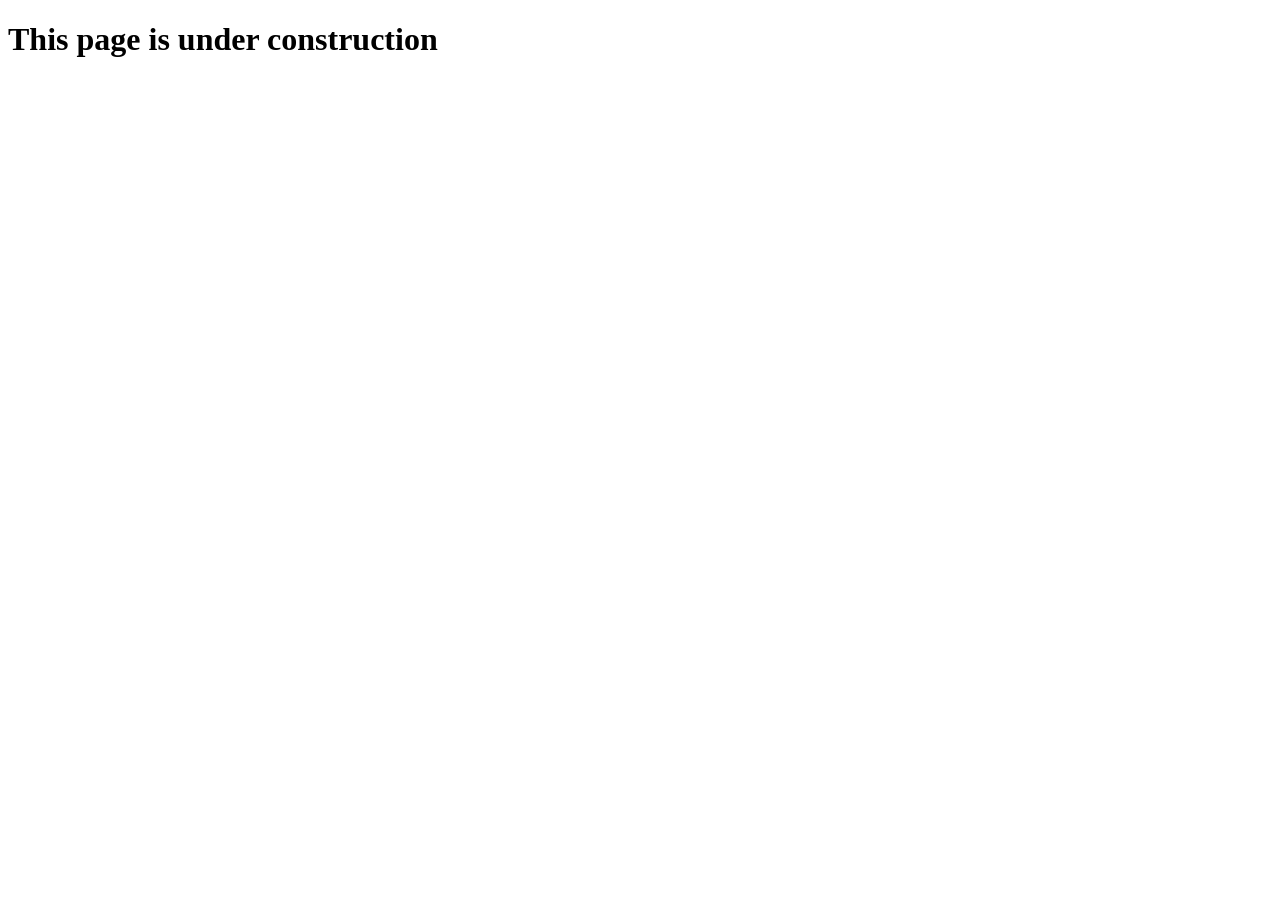
<file: under-construction.html>
<!DOCTYPE html>
<html lang="en">
  <head>
    <meta charset="UTF-8" />
    <meta name="viewport" content="width=device-width initial-scale=1.0" />
    <title>Document</title>
  </head>
  <body>
    <h1>This page is under construction</h1>
  </body>
</html>
</file>
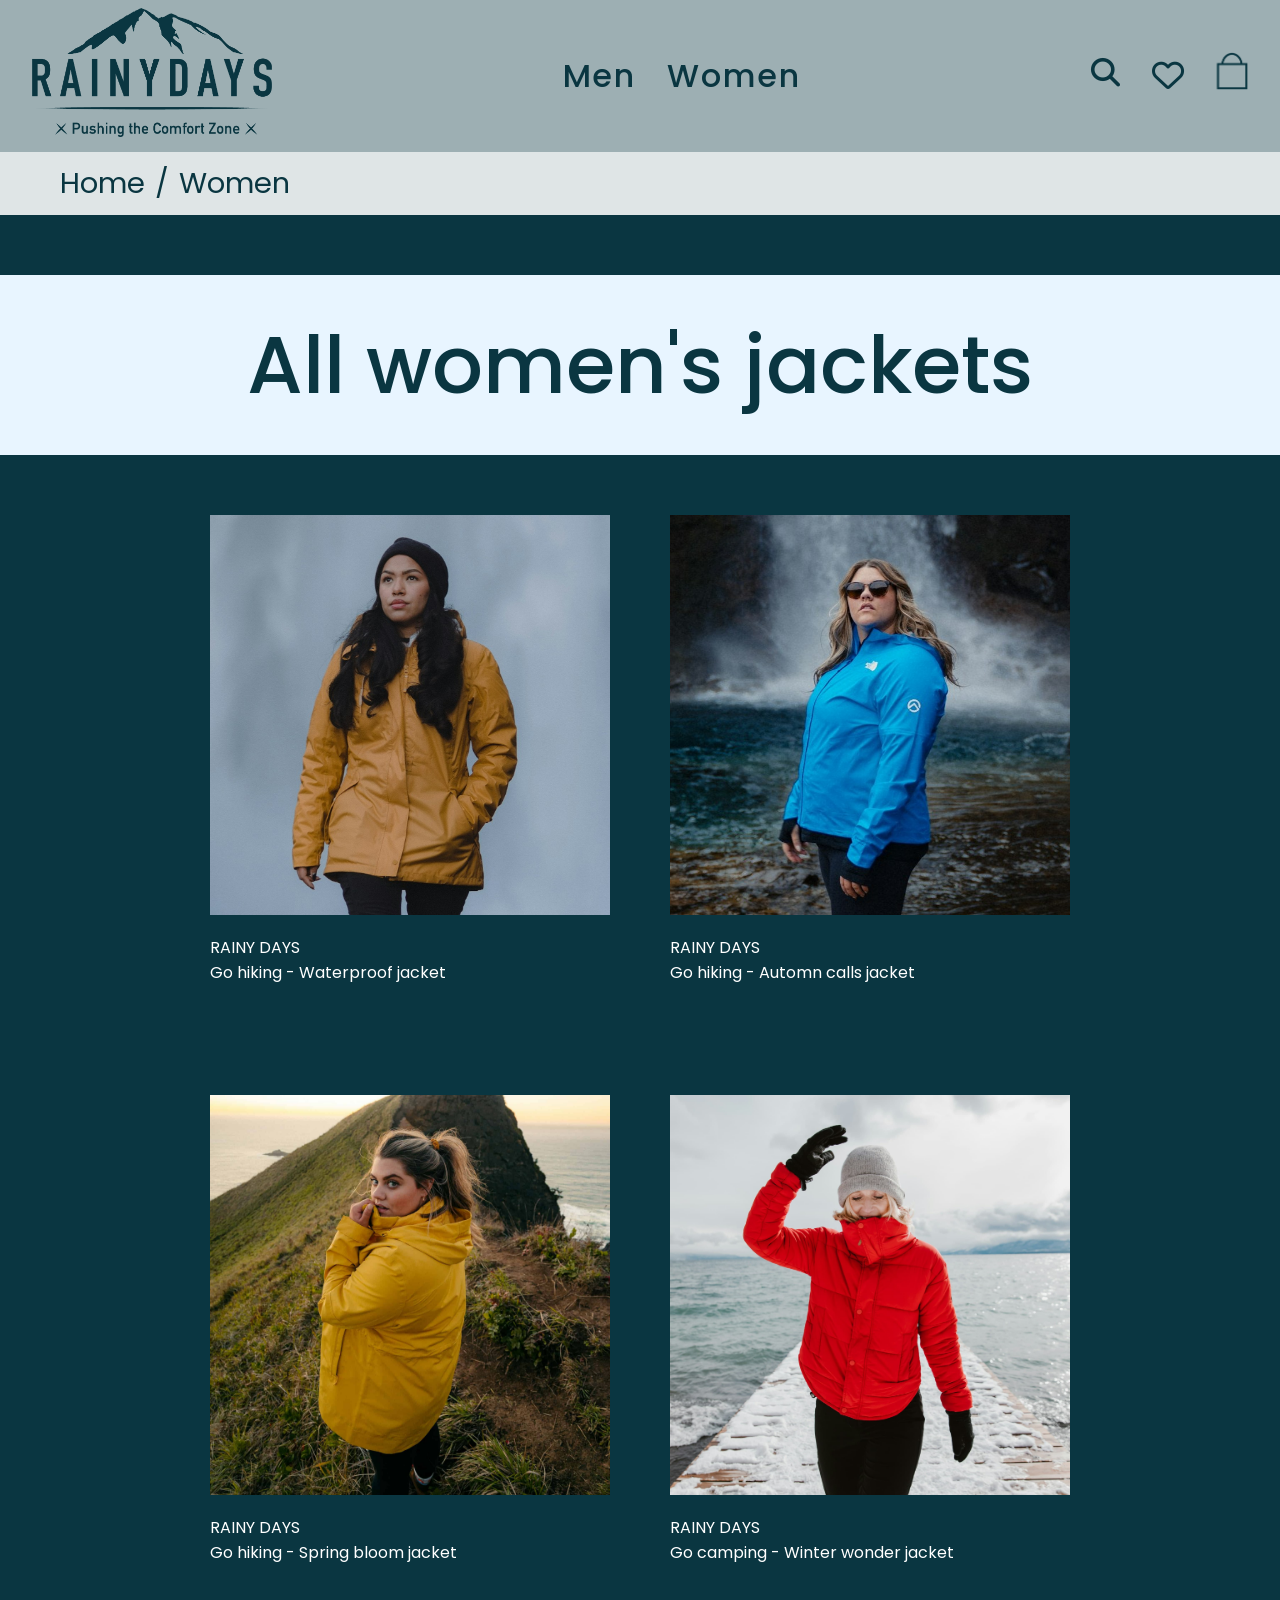
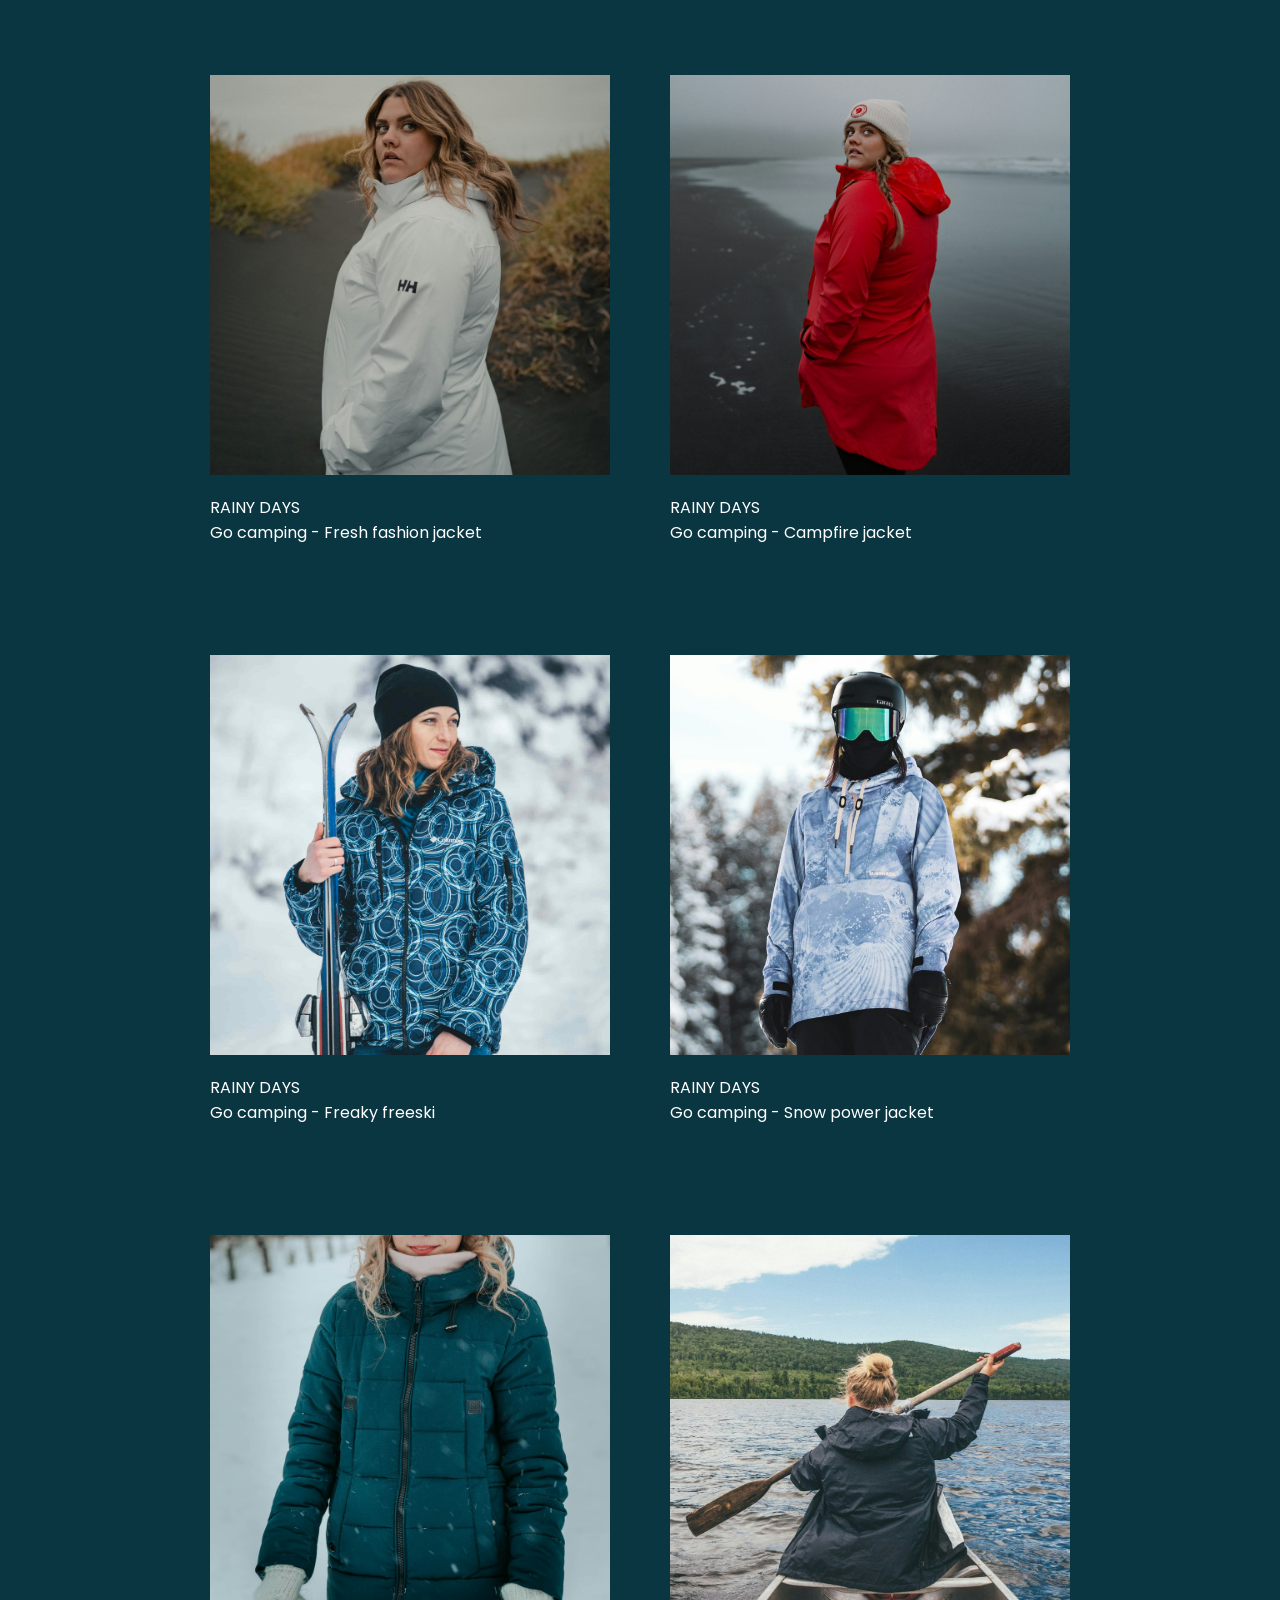
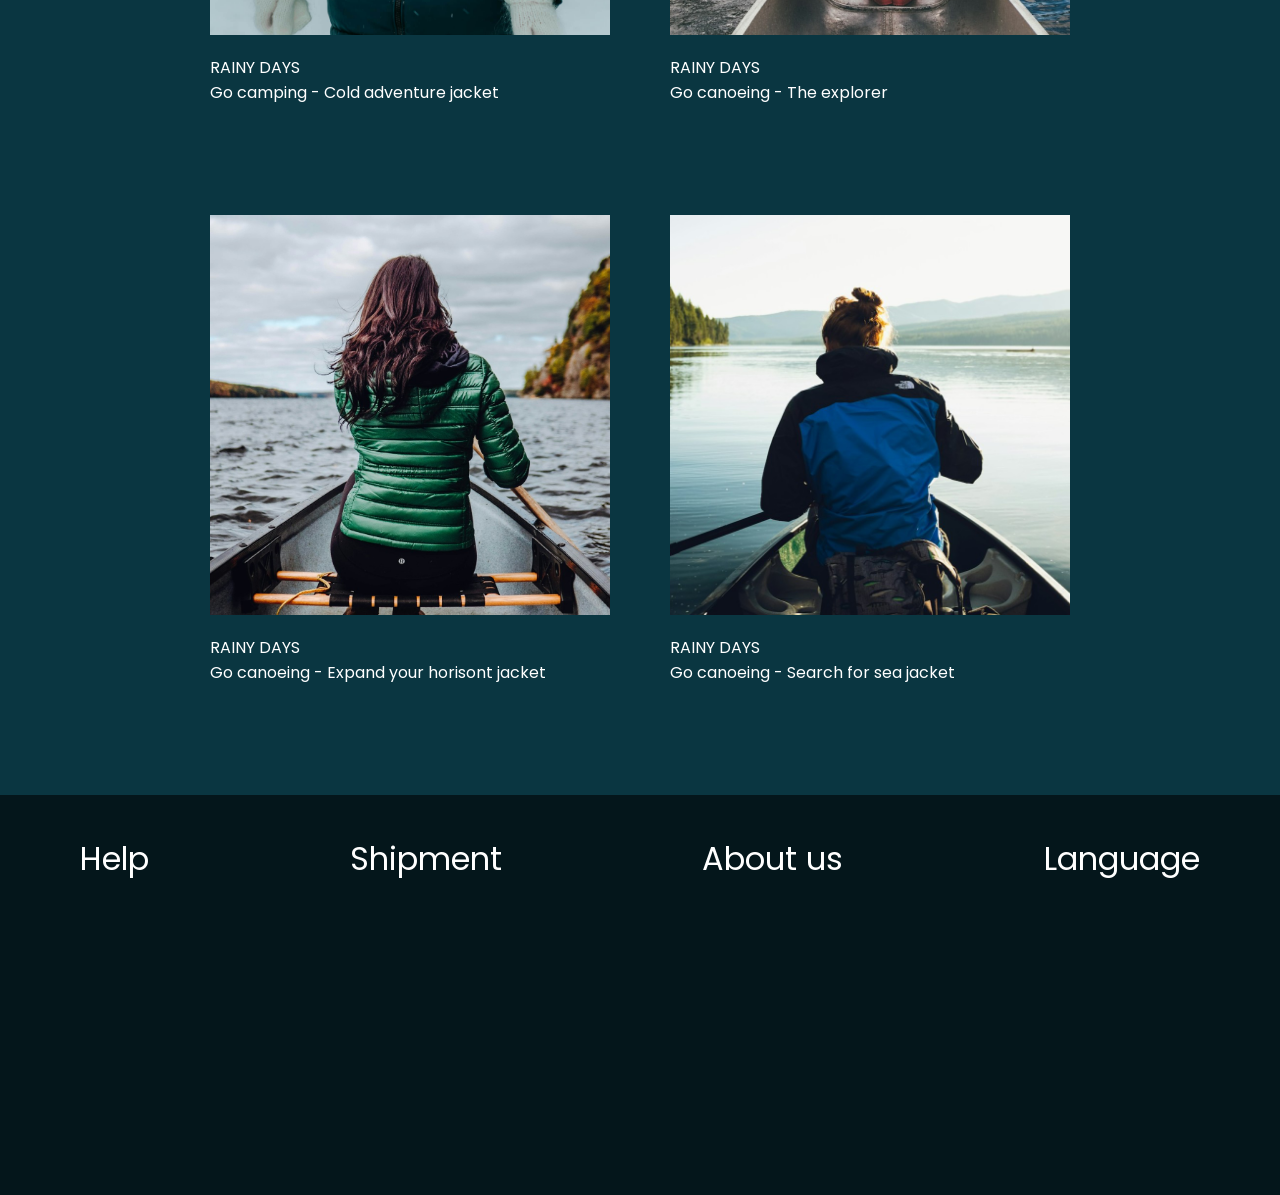
<file: women.html>
<!DOCTYPE html>
<html lang="en">
  <head>
    <meta charset="UTF-8" />
    <meta name="viewport" content="width=device-width initial-scale=1.0" />
    <meta
      name="description"
      content="We have plenty of jackets for women, no matter adventure, style and preference."
    />
    <title>Rainy Days | Women</title>
    <link rel="stylesheet" href="styles.css" />
    <link
      rel="stylesheet"
      href="https://cdnjs.cloudflare.com/ajax/libs/font-awesome/6.5.0/css/all.min.css"
    />
  </head>
  <body>
    <header>
      <nav class="navigation-rest">
        <a href="index.html"
          ><img
            src="images/rainy-days-logo.png"
            alt="rainy-days-logo"
            class="logo"
        /></a>
        <div class="genders">
          <a href="men.html" class="men">Men</a>
          <a href="women.html" class="women">Women</a>
        </div>
        <div class="navicons">
          <div class="searchfunction">
            <input type="checkbox" id="checkboxsearch" />
            <input type="search" id="searchbox" />
            <label for="checkboxsearch" class="searchicon"
              ><i class="fa-solid fa-magnifying-glass"></i
            ></label>
          </div>
          <a href="favourites.html" class="heart" title="favourites">
            <i class="fa-regular fa-heart"></i>
          </a>
          <a href="cart.html">
            <img
              src="images/shopping-cart.svg"
              alt="Shopping cart"
              class="cart"
            />
          </a>
        </div>
      </nav>
      <div class="breadcrumbs">
        <a href="index.html">Home</a>
        <span>/</span>
        <a href="women.html">Women</a>
      </div>
    </header>
    <main>
      <h1 class="banner">All women's jackets</h1>
      <div class="product-pictures">
        <div class="product-card">
          <div class="picture-layer">
            <img
              src="images/yellow-hiking.jpg"
              alt="Go hiking - Waterproof jacket"
              title="Waterproof jacket"
              id="yellow-hike"
            />
            <div class="layer">
              <p id="price">197.5</p>
              <a href="product-details.html" class="view-button">VIEW</a>
            </div>
          </div>
          <div class="product-text">
            <p>RAINY DAYS</p>
            <p>Go hiking - Waterproof jacket</p>
          </div>
        </div>
        <div class="product-card">
          <div class="picture-layer">
            <img
              src="images/blue-hiking.jpg"
              alt="Go hiking - Automn calls jacket"
              title="Automn calls"
              id="blue-hike"
            />
            <div class="layer">
              <p id="price">197.5</p>
              <a href="under-construction.html" class="view-button">VIEW</a>
            </div>
          </div>
          <div class="product-text">
            <p>RAINY DAYS</p>
            <p>Go hiking - Automn calls jacket</p>
          </div>
        </div>
        <div class="product-card">
          <div class="picture-layer">
            <img
              src="images/yell-hiking.jpg"
              alt="Go hiking - Spring bloom jacket"
              title="Spring bloom"
              id="yell-hike"
            />
            <div class="layer">
              <p id="price">197.5</p>
              <a href="under-construction.html" class="view-button">VIEW</a>
            </div>
          </div>
          <div class="product-text">
            <p>RAINY DAYS</p>
            <p>Go hiking - Spring bloom jacket</p>
          </div>
        </div>
        <div class="product-card">
          <div class="picture-layer">
            <img
              src="images/red-camping.jpg"
              alt="Go camping - Winter wonder jacket"
              title="Winter wonder"
              id="red-camping"
            />
            <div class="layer">
              <p id="price">197.5</p>
              <a href="under-construction.html" class="view-button">VIEW</a>
            </div>
          </div>
          <div class="product-text">
            <p>RAINY DAYS</p>
            <p>Go camping - Winter wonder jacket</p>
          </div>
        </div>
        <div class="product-card">
          <div class="picture-layer">
            <img
              src="images/white-camping.jpg"
              alt="Go camping - Fresh fashion jacket"
              title="Fresh fashion"
              id="white-camping"
            />
            <div class="layer">
              <p id="price">197.5</p>
              <a href="under-construction.html" class="view-button">VIEW</a>
            </div>
          </div>
          <div class="product-text">
            <p>RAINY DAYS</p>
            <p>Go camping - Fresh fashion jacket</p>
          </div>
        </div>
        <div class="product-card">
          <div class="picture-layer">
            <img
              src="images/re-camping.jpg"
              alt="Go camping - Campfire jacket"
              title="Campfire"
              id="re-camping"
            />
            <div class="layer">
              <p id="price">197.5</p>
              <a href="under-construction.html" class="view-button">VIEW</a>
            </div>
          </div>
          <div class="product-text">
            <p>RAINY DAYS</p>
            <p>Go camping - Campfire jacket</p>
          </div>
        </div>
        <div class="product-card">
          <div class="picture-layer">
            <img
              src="images/blue-skiing.jpg"
              alt="Go skiing - Freaky freeski jacket"
              title="Freaky freeski"
              id="blue-skiing"
            />
            <div class="layer">
              <p id="price">197.5</p>
              <a href="under-construction.html" class="view-button">VIEW</a>
            </div>
          </div>
          <div class="product-text">
            <p>RAINY DAYS</p>
            <p>Go camping - Freaky freeski</p>
          </div>
        </div>
        <div class="product-card">
          <div class="picture-layer">
            <img
              src="images/white-skiing.jpg"
              alt="Go skiing - Snow power jacket"
              title="Snow power"
              id="white-skiing"
            />
            <div class="layer">
              <p id="price">197.5</p>
              <a href="under-construction.html" class="view-button">VIEW</a>
            </div>
          </div>
          <div class="product-text">
            <p>RAINY DAYS</p>
            <p>Go camping - Snow power jacket</p>
          </div>
        </div>
        <div class="product-card">
          <div class="picture-layer">
            <img
              src="images/skiing-green.jpg"
              alt="Go skiing - Cold adventure jacket"
              title="Cold adventure"
              id="green-skiing"
            />
            <div class="layer">
              <p id="price">197.5</p>
              <a href="under-construction.html" class="view-button">VIEW</a>
            </div>
          </div>
          <div class="product-text">
            <p>RAINY DAYS</p>
            <p>Go camping - Cold adventure jacket</p>
          </div>
        </div>
        <div class="product-card">
          <div class="picture-layer">
            <img
              src="images/black-canoeing.jpg"
              alt="Go canoeing - The explorer jacket"
              title="The explorer"
              id="black-canoe"
            />
            <div class="layer">
              <p id="price">197.5</p>
              <a href="under-construction.html" class="view-button">VIEW</a>
            </div>
          </div>
          <div class="product-text">
            <p>RAINY DAYS</p>
            <p>Go canoeing - The explorer</p>
          </div>
        </div>
        <div class="product-card">
          <div class="picture-layer">
            <img
              src="images/green-canoeing.jpg"
              alt="Go canoeing - Expand your horisont jacket"
              title="Expand your horisont"
              id="green-canoe"
            />
            <div class="layer">
              <p id="price">197.5</p>
              <a href="under-construction.html" class="view-button">VIEW</a>
            </div>
          </div>
          <div class="product-text">
            <p>RAINY DAYS</p>
            <p>Go canoeing - Expand your horisont jacket</p>
          </div>
        </div>
        <div class="product-card">
          <div class="picture-layer">
            <img
              src="images/blue-canoeing.jpg"
              alt="Go canoeing - Search for sea jacket"
              title="Search for sea"
              id="blue-canoe"
            />
            <div class="layer">
              <p id="price">197.5</p>
              <a href="under-construction.html" class="view-button">VIEW</a>
            </div>
          </div>
          <div class="product-text">
            <p>RAINY DAYS</p>
            <p>Go canoeing - Search for sea jacket</p>
          </div>
        </div>
      </div>
    </main>
    <footer>
      <section class="footer-nav">
        <a href="help.html" class="footer-links">Help</a>
        <a href="shipment.html" class="footer-links">Shipment</a>
        <a href="about-us.html" class="footer-links">About us</a>
        <a href="language.html" class="footer-links">Language</a>
      </section>
    </footer>
  </body>
</html>
</file>
<file: styles.css>
/* global styles */
@import url("https://fonts.googleapis.com/css2?family=Poppins:wght@400;600;700&display=swap");

html,
body {
  margin: 0;
  padding: 0;
  background: #0a3641;
  font-family: "Poppins", sans-serif;
}

html {
  box-sizing: border-box;
}

*,
*::before,
*::after {
  box-sizing: inherit;
}

/* Homepage */

/* header */
.background-image {
  background-image: url(images/main-pic.jpg);
  background-size: cover;
  background-repeat: no-repeat;
  background-position: center 35%;
  min-height: 230px;
  max-height: 1000px;
  margin: 0px;
}

.main {
  background-size: cover;
  background-repeat: no-repeat;
  background-position: center 26%;
  min-height: 219px;
  margin: 0px;
}

.navigation {
  display: flex;
  justify-content: space-between;
  align-items: center;
  background-color: rgba(255, 255, 255, 0.6);
  padding: 0.5rem 2rem;
  position: absolute;
  top: 0;
  width: 100%;
}

.logo {
  width: 5rem;
  max-width: 200px;
  height: auto;
}

.genders {
  display: flex;
  gap: 1rem;
  font-size: 1rem;
  font-family: "poppins", sans-serif, Verdana, Tahoma;
  font-weight: 500;
  letter-spacing: 0.1rem;
  align-items: center;
}

.navicons {
  display: flex;
  gap: 1rem;
}

.men,
.women,
.searchicon,
.heart,
.cart {
  text-decoration: none;
  color: #0a3641;
}

.cart {
  width: 1rem;
  height: auto;
}

.heart {
  font-size: 1rem;
  height: auto;
  padding: 0;
}

.searchicon {
  cursor: pointer;
  font-size: 0.8rem;
  padding: 0;
}

#searchbox,
#checkboxsearch {
  display: none;
}

#checkboxsearch:checked ~ #searchbox {
  display: block;
}

.searchfunction {
  position: static;
}

#searchbox {
  position: absolute;
  left: 50%;
  top: 50%;
  transform: translate(-50%, -50%);
  background: #ffffff;
  border: none;
  padding: 15px 100px;
  border-radius: 16px;
  font-size: 1.5rem;
}

/* main */

main {
  margin: 0px;
  text-align: center;
}

h1,
h2 {
  color: #ffffff;
  font-family: "poppins", sans-serif, Verdana, Tahoma;
  text-align: center;
  margin-top: 1rem;
}

h1 {
  font-size: 2rem;
  font-weight: 500;
  margin-bottom: 20px;
}

h2 {
  font-weight: 400;
  font-size: 1rem;
}

.scroll-button {
  display: inline-block;
  background-color: #ffb738;
  color: #0a3641;
  padding: 2rem 1rem;
  font-size: 4rem;
  letter-spacing: 0.2rem;
  font-weight: 545;
  border: none;
  border-radius: 1.5rem;
  cursor: pointer;
  margin-bottom: 3rem;
  margin-top: 2rem;
  text-decoration: none;
}

.activity-images {
  display: grid;
  grid-template-columns: repeat(2, 1fr);
  gap: 2rem;
  margin: 0 2rem 3rem;
  align-items: center;
  max-width: 1200px;
  justify-self: center;
  justify-content: center;
}

.activity-images img {
  width: 100%;
  height: auto;
  object-fit: cover;
}

#hiking {
  object-position: center;
}

#canoeing {
  object-position: center 100%;
}

#camping {
  object-position: center 97%;
}

#skiing {
  object-position: center 100%;
}

#men {
  object-position: 20% center;
}

#women {
  object-position: center 0%;
}

.img-overlay {
  position: relative;
  width: 100%;
  aspect-ratio: 1 / 1;
}

.img-overlay img {
  width: 100%;
  height: 100%;
  object-fit: cover;
}

.overlay {
  position: absolute;
  top: 0;
  left: 0;
  width: 100%;
  height: 100%;
  background-color: #135869;
  opacity: 0;
  transition: opacity 0.3s ease;
  z-index: 2;
  display: flex;
  flex-direction: column;
  justify-content: center;
  gap: 0.5rem;
  padding: 0rem;
  overflow: hidden;
}

.overlay p {
  margin: 1.5rem;
}

.jackets-for {
  color: #ffffff;
  font-size: 2rem;
  font-family: "poppins", sans-serif, Verdana, Tahoma;
  font-weight: 500;
  text-align: center;
  position: relative;
  top: -30px;
}

.jackets-for-gender {
  color: #ffffff;
  font-size: 2rem;
  font-family: "poppins", sans-serif, Verdana, Tahoma;
  font-weight: 500;
  text-align: center;
  position: relative;
  top: 0px;
}

.gender-button {
  display: inline-block;
  background-color: #ffb738;
  color: #0a3641;
  padding: 1rem 1.5rem;
  font-size: 4rem;
  letter-spacing: 0.1rem;
  font-weight: 550;
  border: none;
  border-radius: 1.5rem;
  text-decoration: none;
  cursor: pointer;
  align-self: center;
  position: relative;
  top: -10%;
}

.img-overlay:hover .overlay {
  opacity: 1;
}

.shop-button-smaller {
  background-color: #ffb738;
  color: #0a3641;
  padding: 25px 35px;
  font-size: 4rem;
  letter-spacing: 1px;
  font-weight: 505;
  border: none;
  border-radius: 25px;
  text-decoration: none;
  align-self: center;
  cursor: pointer;
  margin-top: 10px;
}

/* footer */
footer {
  background-color: #04161b;
  min-height: 400px;
}

.footer-nav {
  display: flex;
  flex: 1;
  justify-content: space-between;
  margin-left: 1rem;
  margin-right: 1rem;
  padding-top: 1rem;
  text-decoration: none;
}

.footer-links {
  text-decoration: none;
  color: #ffffff;
  font-size: 1rem;
  font-family: "poppins", sans-serif, Verdana, Tahoma;
}

@media (min-width: 768px) {
  .background-image {
    min-height: 400px;
  }
  .footer-links {
    margin-left: 3rem;
    margin-right: 3rem;
    padding-top: 1.5rem;
  }
}

@media (min-width: 1020px) {
  .background-image {
    min-height: 650px;
  }
  .navigation {
    min-height: 12rem;
  }
  .logo {
    min-width: 15rem;
  }
  .genders {
    font-size: 2rem;
    gap: 2rem;
  }
  .navicons {
    gap: 2rem;
  }
  .cart {
    width: 2rem;
  }
  .heart {
    font-size: 2rem;
  }
  .searchicon {
    font-size: 1.8rem;
  }
  .footer-links {
    margin-left: 4rem;
    margin-right: 4rem;
    font-size: 2rem;
  }
}

@media (min-width: 700px) {
  h1 {
    font-size: 3rem;
  }
  h2 {
    font-size: 1.2rem;
  }
}

@media (max-width: 700px) {
  .scroll-button {
    display: none;
  }
}

@media (min-width: 820px) {
  h1 {
    font-size: 5rem;
  }
  h2 {
    font-size: 3rem;
  }
  .scroll-button {
    margin-bottom: 10rem;
  }
  .activity-images {
    margin-bottom: 10rem;
    gap: 6rem;
  }
}

@media (max-width: 900px) {
  .shop-button-smaller {
    padding: 0.2rem 1rem;
    font-size: 1.5rem;
    letter-spacing: 0.1rem;
    font-weight: 450;
    border-radius: 1rem;
    margin-top: 0;
  }
  .jackets-for-gender {
    font-size: 1rem;
    font-weight: 400;
  }
  .gender-button {
    padding: 0.2rem 1rem;
    font-size: 1.5rem;
    letter-spacing: 0.1rem;
    font-weight: 400;
    border-radius: 1rem;
    top: -15%;
  }
  .jackets-for {
    font-size: 1rem;
    font-weight: 400;
  }
}

/* Men and women */

.navigation-rest {
  display: flex;
  justify-content: space-between;
  align-items: center;
  background-color: rgba(255, 255, 255, 0.6);
  padding: 0.5rem 2rem;
  top: 0;
  width: 100%;
}

.breadcrumbs {
  display: flex;
  flex-direction: row;
  gap: 10px;
  background-color: rgba(255, 255, 255, 0.87);
  padding: 10px 60px;
}

.breadcrumbs a {
  text-decoration: none;
  color: #0a3641;
  list-style: none;
  font-size: 1.8rem;
}

.breadcrumbs span {
  font-size: 1.8rem;
  color: #0a3641;
}

.banner {
  background-color: #e8f5ff;
  color: #0a3641;
  margin: 60px 0px;
  padding: 30px 0px;
}

.product-pictures {
  display: flex;
  justify-content: center;
  gap: 60px;
  flex-wrap: wrap;
  margin: 60px;
}

.product-pictures img {
  width: 400px;
  height: 400px;
  object-fit: cover;
}

#hike-red {
  object-position: center;
}

.picture-layer {
  position: relative;
  width: 400px;
  height: 400px;
}

.picture-layer img {
  width: 100%;
  height: 100%;
  object-fit: cover;
}

.picture-layer:hover .layer {
  opacity: 1;
}

.layer {
  position: absolute;
  top: 0;
  left: 0;
  width: 100%;
  height: 100%;
  background-color: rgba(0, 0, 0, 0.654);
  display: flex;
  justify-content: center;
  align-items: center;
  flex-direction: column;
  color: white;
  opacity: 0;
  transition: opacity 0.3s ease;
}

.view-button {
  background-color: #ffb738;
  color: #0a3641;
  padding: 15px 70px;
  font-size: 4rem;
  letter-spacing: 1px;
  font-weight: 550;
  border: none;
  border-radius: 30px;
  text-decoration: none;
  cursor: pointer;
}

#price {
  font-size: 2rem;
}

.product-text {
  display: flex;
  flex-direction: column;
  color: #ffffff;
  font-family: "poppins", sans-serif, Verdana, Tahoma;
  text-align: left;
  margin-top: 20px;
  margin-bottom: 50px;
}

.product-text p {
  margin: 0px;
}

#hike-orange {
  object-position: center 100%;
}

#ski-red {
  object-position: center 15%;
}

#ski-violet {
  object-position: center 95%;
}

#ski-burgundur {
  object-position: center 0%;
}

#camp-yellow {
  object-position: 10% 0%;
}

#canoe-black {
  object-position: center 65%;
}

#yell-hike {
  object-position: center 100%;
}

#red-camping {
  object-position: center 90%;
}

#white-camping {
  object-position: center 90%;
}

#re-camping {
  object-position: center 100%;
}

#blue-skiing {
  object-position: center 75%;
}

#green-skiing {
  object-position: center 90%;
}

/* Product Details */

.main-product {
  display: flex;
  justify-content: center;
  margin-top: 60px;
}

.jacket-container {
  display: flex;
  gap: 80px;
  margin-top: 60px;
  margin-bottom: 150px;
}

.waterproof-jacket {
  display: flex;
  flex-direction: column;
  align-self: left;
  height: 30rem;
  width: auto;
}

.rest {
  display: flex;
  flex-direction: column;
  gap: 4rem;
}

.details-text {
  display: flex;
  flex-direction: column;
  align-items: flex-start;
  font-size: 2rem;
  color: #fff;
  gap: 0px;
}

.details-text p {
  margin: 0px;
}

.white-heart {
  color: #fff;
  font-size: 3rem;
}

.size-selector {
  margin-left: -350px;
  color: #fff;
}

.shop-button-small {
  background-color: #ffb738;
  color: #0a3641;
  padding: 2rem 3rem;
  font-size: 2rem;
  letter-spacing: 1px;
  font-weight: 505;
  border: none;
  border-radius: 2rem;
  text-decoration: none;
  align-self: center;
  cursor: pointer;
  margin-top: 2rem;
}

.cart-favourite {
  display: flex;
  flex-direction: row;
  gap: 4rem;
  align-items: center;
}

@media (max-width: 900px) {
  .waterproof-jacket {
    height: 10rem;
  }
  .details-text {
    font-size: 1rem;
  }
  .white-heart {
    font-size: 1rem;
  }
  .size-selector {
    font-size: 1rem;
  }
  .shop-button-small {
    padding: 0.5rem 1rem;
    font-size: 1rem;
    font-weight: 500;
    border-radius: 0.6rem;
    margin-top: 1rem;
  }
  .rest {
    gap: 0.5rem;
  }
  .cart-favourite {
    gap: 1rem;
  }
  .size-selector {
    margin-left: 0;
  }
}

/*Cart*/

.header-cart {
  margin-bottom: 0;
}

.whole-cart {
  display: flex;
  justify-content: space-around;
}

.cart-product {
  display: flex;
  flex-direction: row;
  margin-top: 60px;
  margin-bottom: 80px;
  background-color: #e8f5ff;
  padding: 20px;
  gap: 80px;
  align-items: center;
}

.cart-image {
  height: 20rem;
  width: auto;
}

.cart-text {
  color: #000;
  display: flex;
  flex-direction: column;
  align-items: flex-start;
  justify-content: center;
}

.cart-text p {
  margin: 0px;
}

.number-price {
  display: flex;
  align-items: center;
  gap: 12px;
}

.favourite-remove {
  display: flex;
  flex-direction: row;
  align-items: center;
  gap: 12px;
}

.move-to-checkout {
  display: flex;
  flex-direction: column;
  background-color: #e8f5ff;
  margin-top: 60px;
  padding: 20px;
  margin-bottom: 80px;
}

.discount-container {
  display: flex;
  flex-direction: column;
  gap: 10px;
}

.disc {
  display: flex;
  flex-direction: row;
  gap: 10px;
}

.apply-button {
  background-color: #ffb738;
  color: #0a3641;
  border: none;
  border-radius: 12px;
  padding: 10px 15px;
}

.subtotal {
  display: flex;
  flex-direction: row;
  justify-content: space-between;
}

.shipping {
  display: flex;
  flex-direction: row;
  justify-content: space-between;
}

.total {
  display: flex;
  flex-direction: row;
  justify-content: space-between;
}

.button-checkout {
  background-color: #ffb738;
  color: #0a3641;
  text-decoration: none;
  font-size: 2.5rem;
  padding: 10px 25px;
  border-radius: 15px;
}

@media (max-width: 600px) {
  .cart-product {
    flex-direction: column;
  }
  .whole-cart {
    flex-direction: column;
  }
}

/* Checkout */

.checkout-header {
  display: flex;
  flex-direction: row;
  width: 100%;
  background-color: #e8f5ff;
  justify-content: center;
  font-size: 2rem;
}

.your-information {
  display: flex;
  flex-direction: row;
  background-color: #e8f5ff;
  width: 100%;
  justify-content: space-around;
  height: 30%;
}

.email-information {
  display: flex;
  flex-direction: column;
  gap: 20px;
}

.adress-information {
  display: flex;
  flex-direction: column;
  gap: 20px;
}

.phone-number-information {
  display: flex;
  flex-direction: column;
  gap: 20px;
}

.delivery-container {
  display: flex;
  flex-direction: row;
  width: 100%;
  justify-content: space-around;
  background-color: #e8f5ff;
}

.payment-container {
  display: flex;
  flex-direction: row;
  width: 100%;
  justify-content: space-around;
  background-color: #e8f5ff;
  padding-bottom: 80px;
}

.pay-button {
  background-color: #ffb738;
  padding: 10px 25px;
  font-size: 4rem;
  text-decoration: none;
  color: #0a3641;
  border-radius: 15px;
}

@media (max-width: 600px) {
  #your-info-box {
    width: 7rem;
  }
  .pay-button {
    padding: 0.5rem 1rem;
    font-size: 2rem;
    border-radius: 1rem;
  }
}

/* Order details */
.final-info {
  display: flex;
  flex-direction: column;
  background-color: #e8f5ff;
  color: #000;
  margin: 100px;
  padding: 30px;
  padding-bottom: 50px;
  font-size: 1.5rem;
}

.final-header {
  color: #000;
}
</file>
